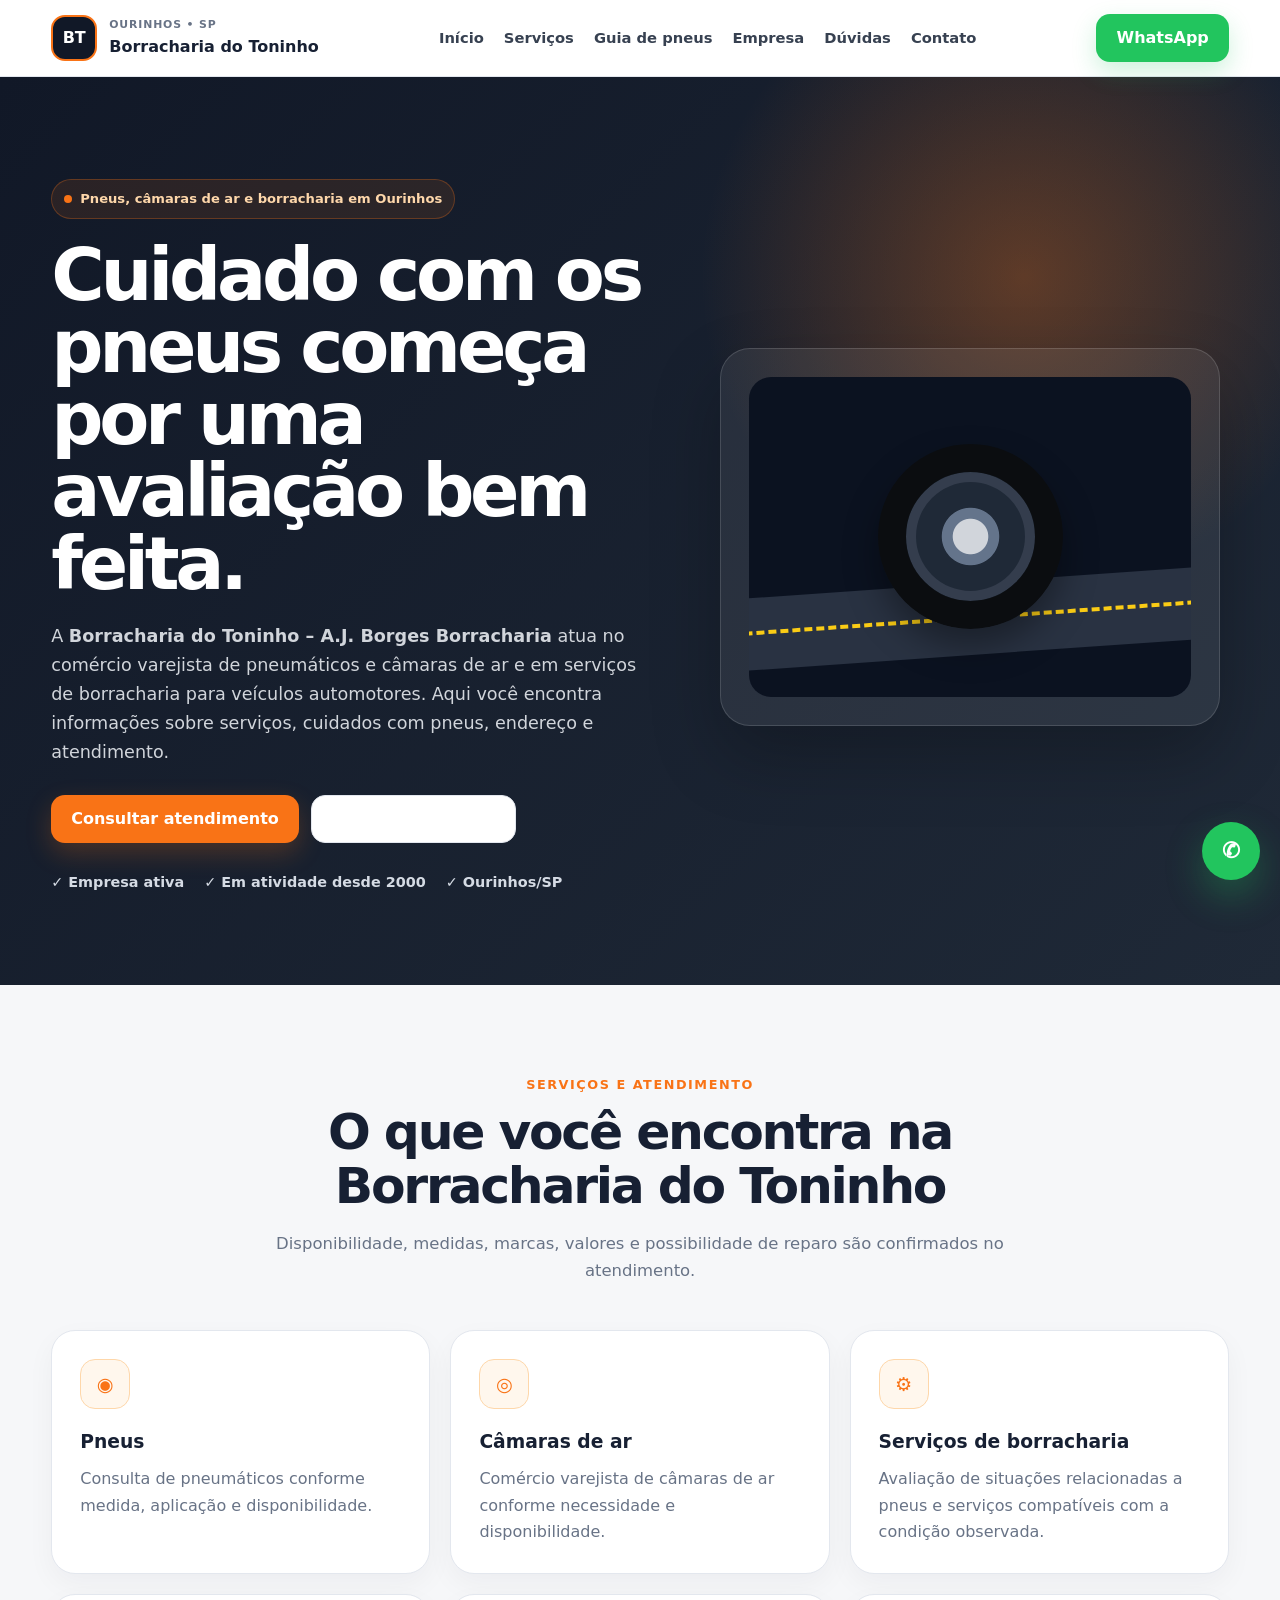
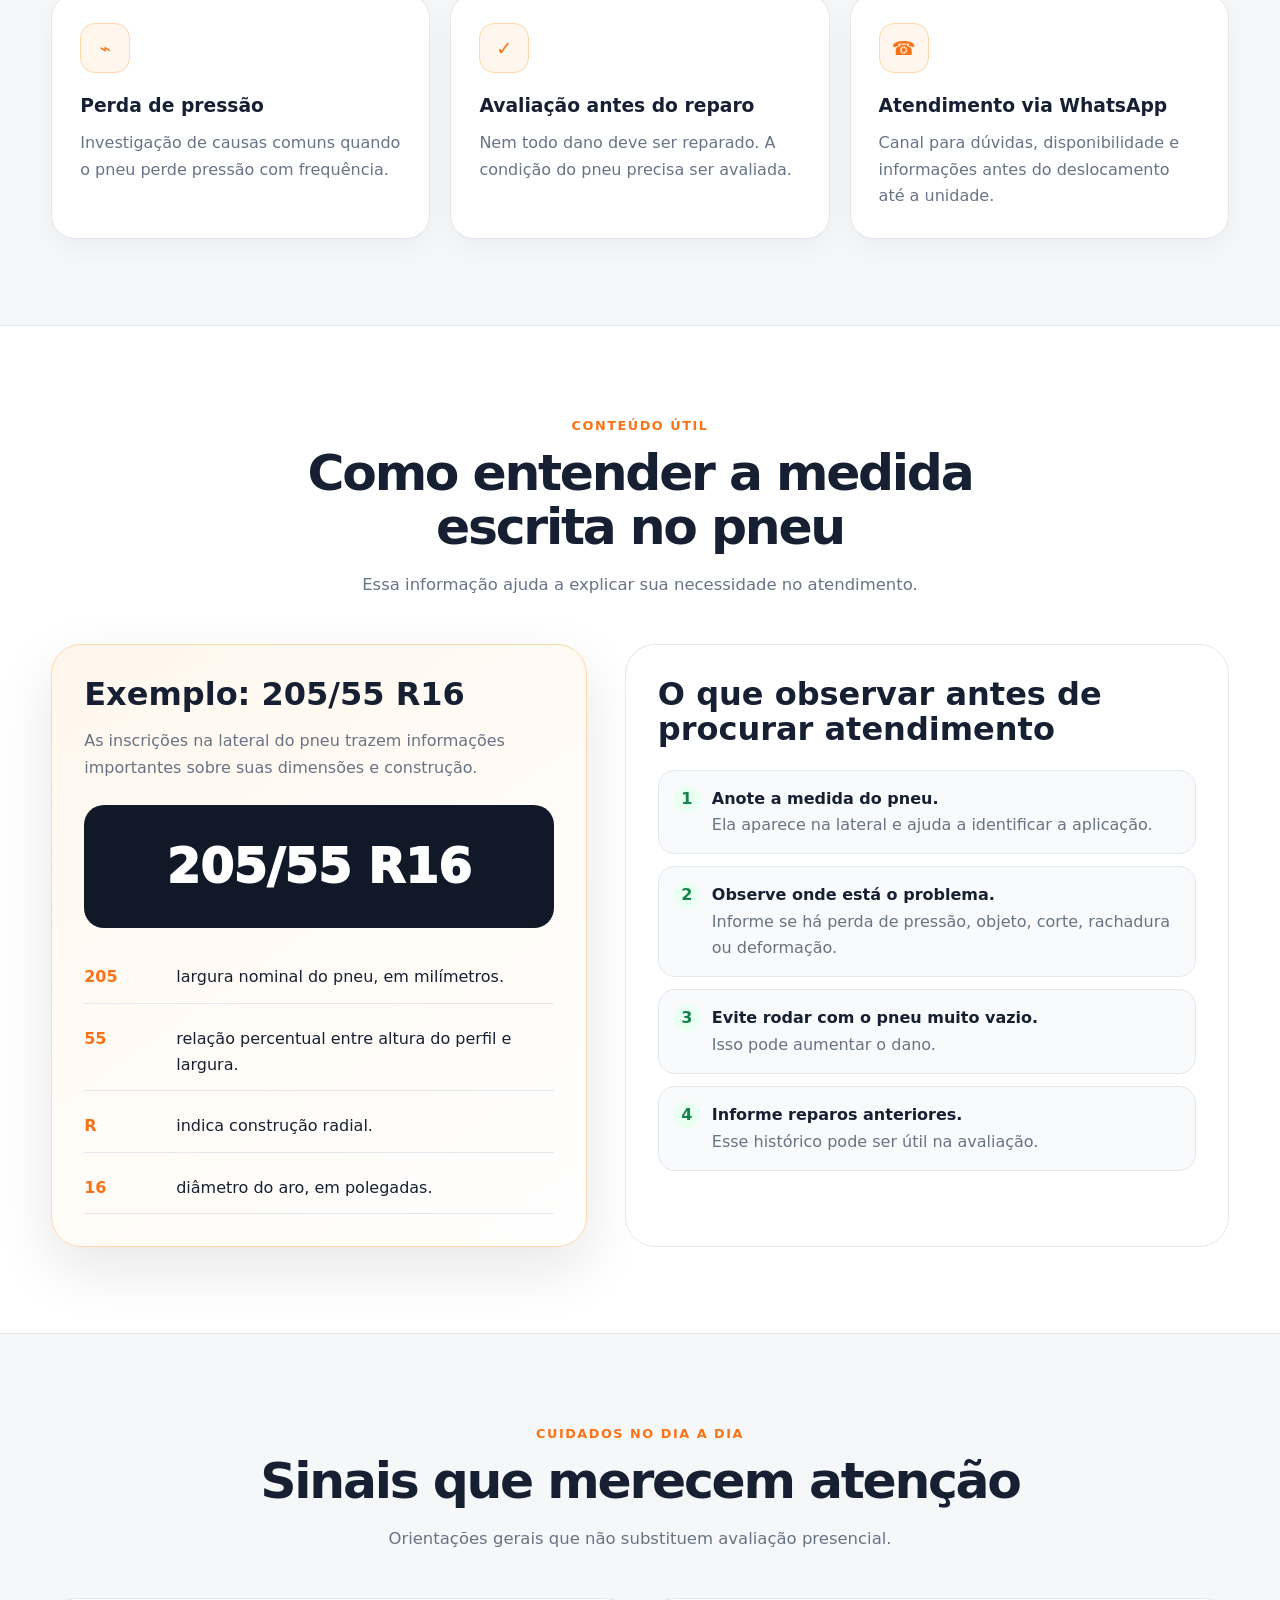
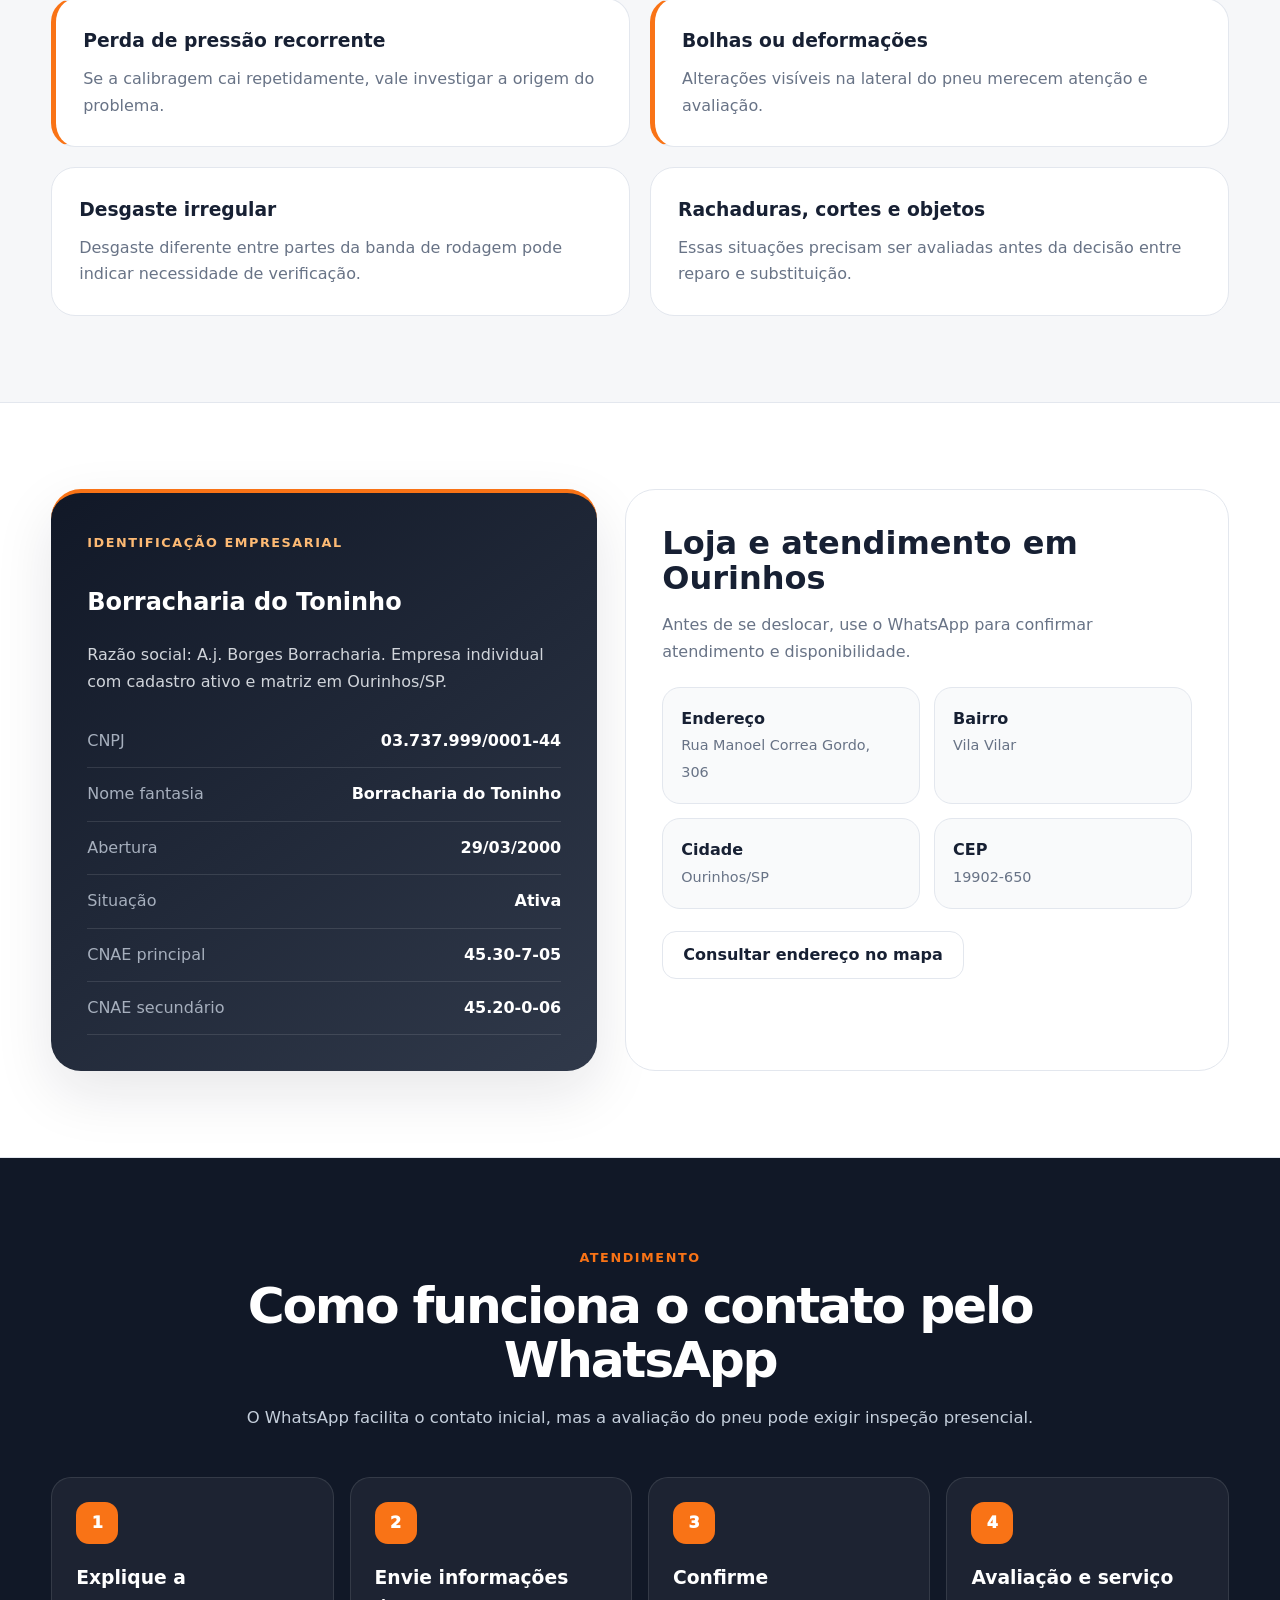
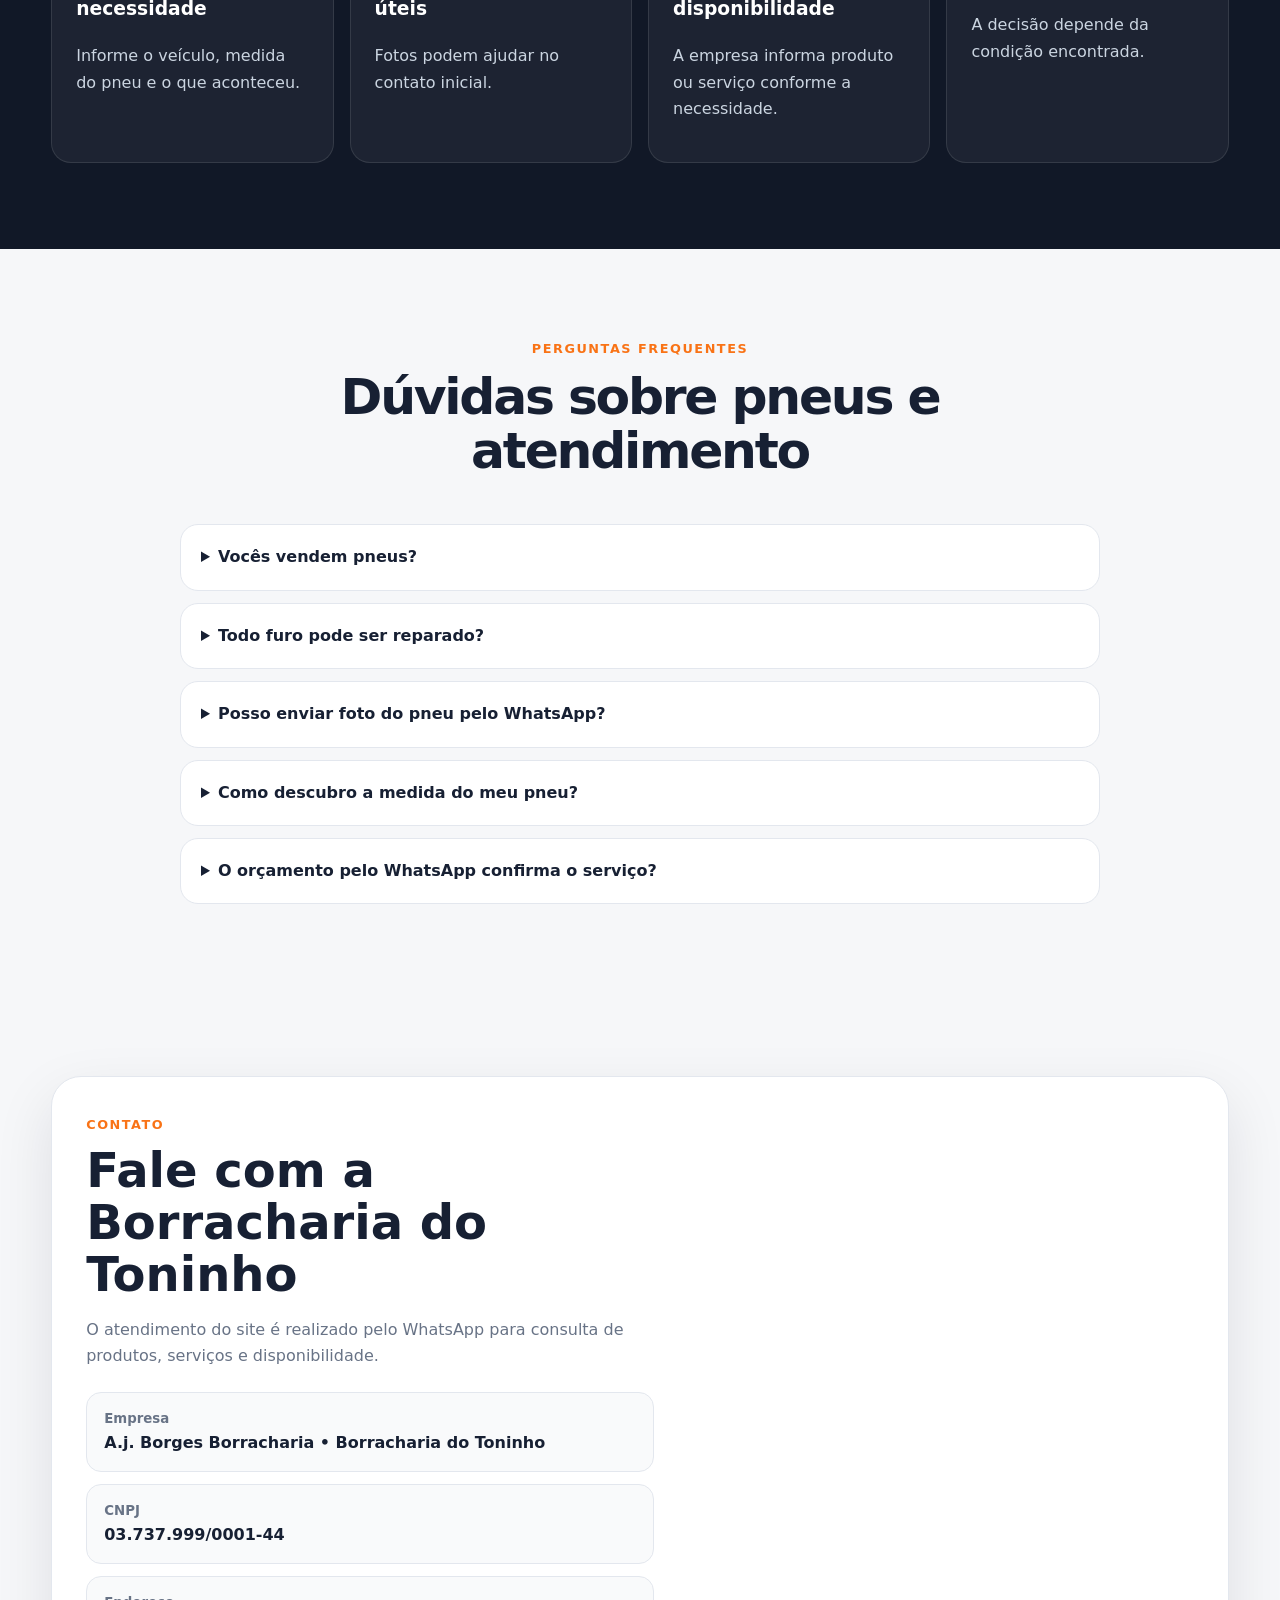
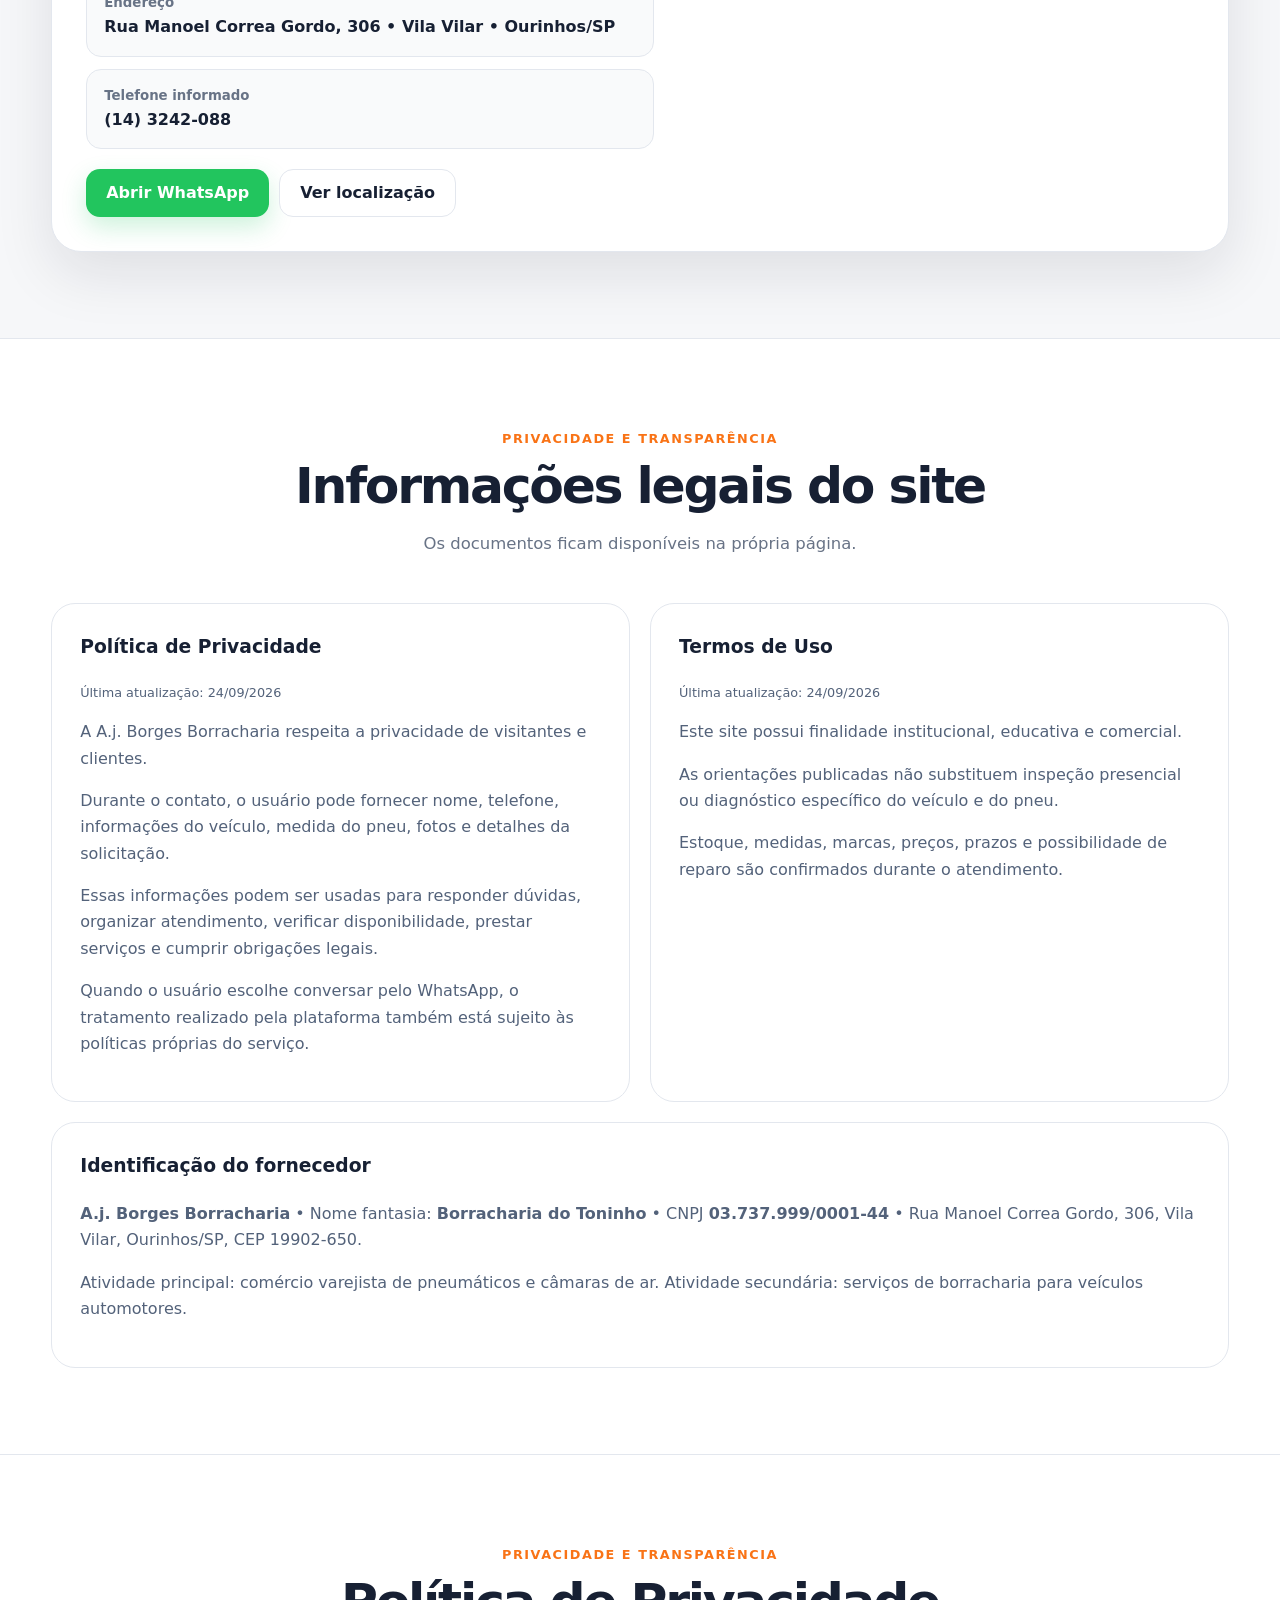
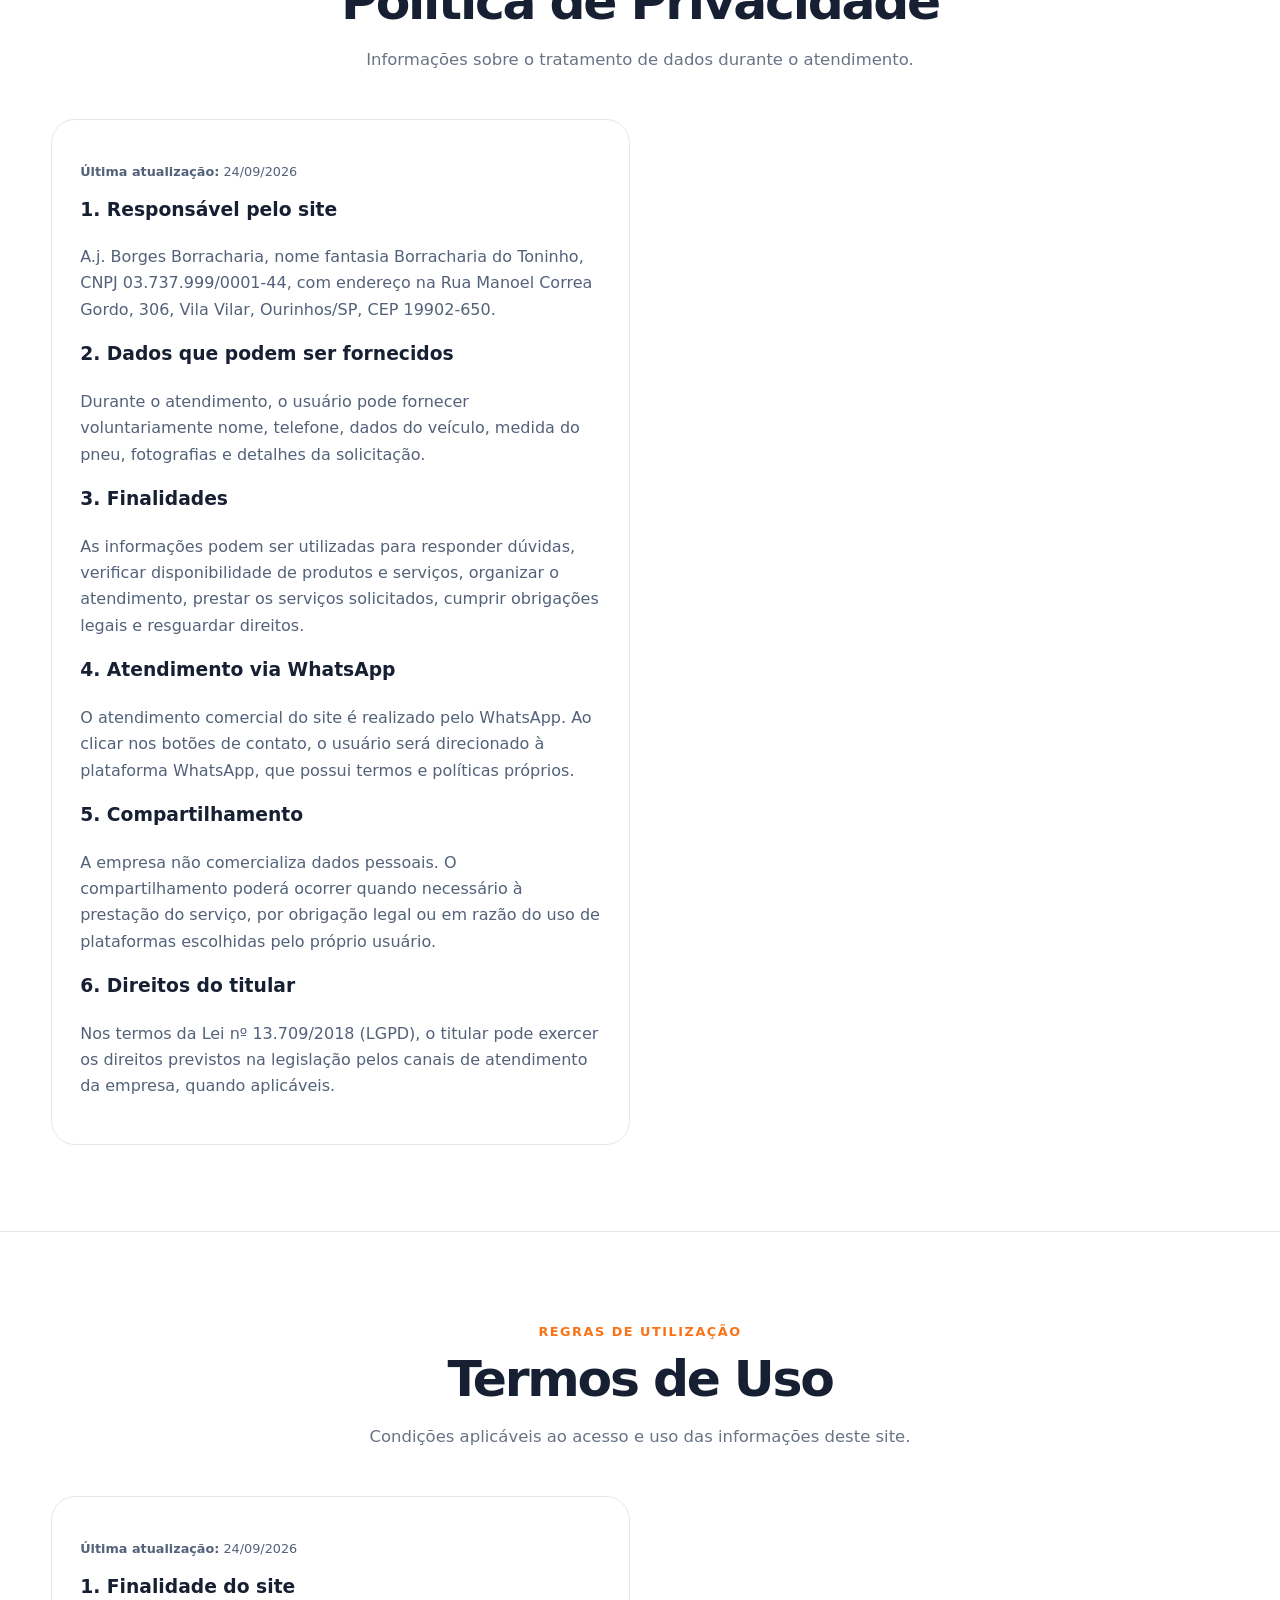
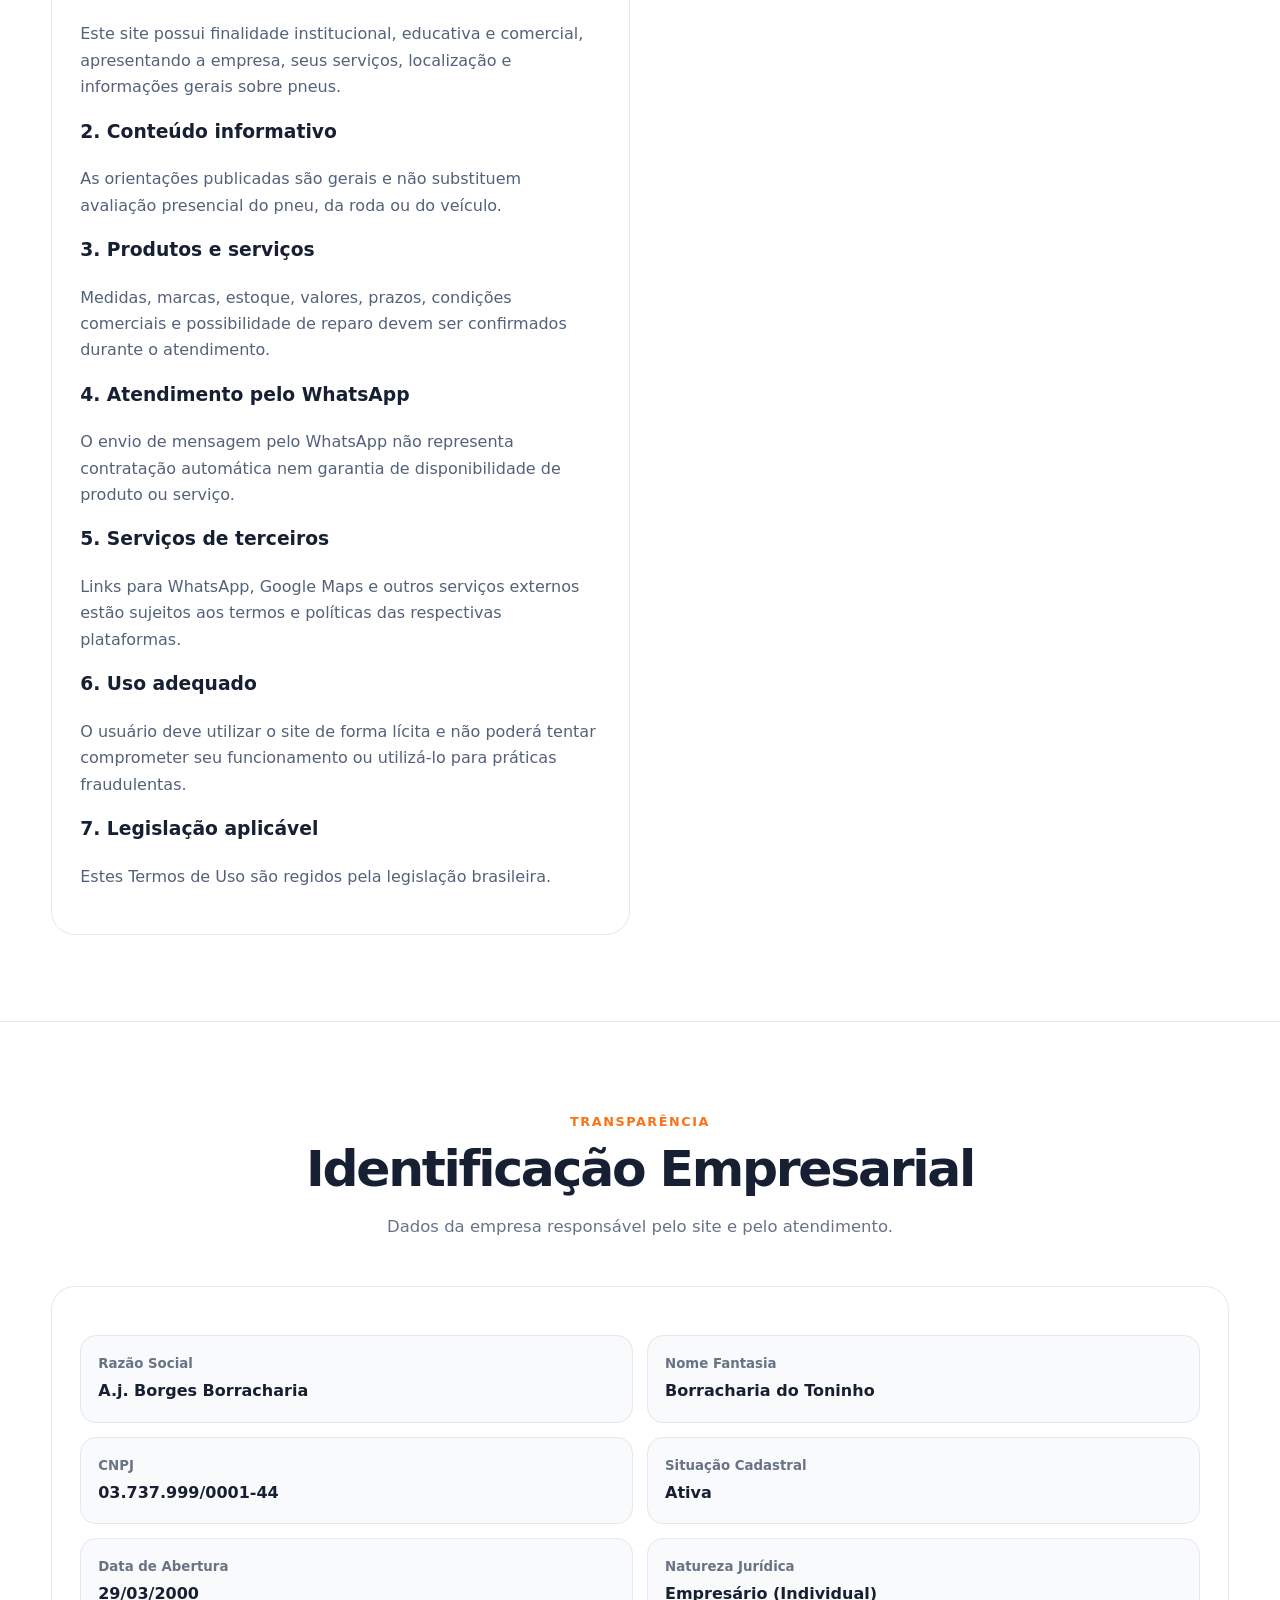
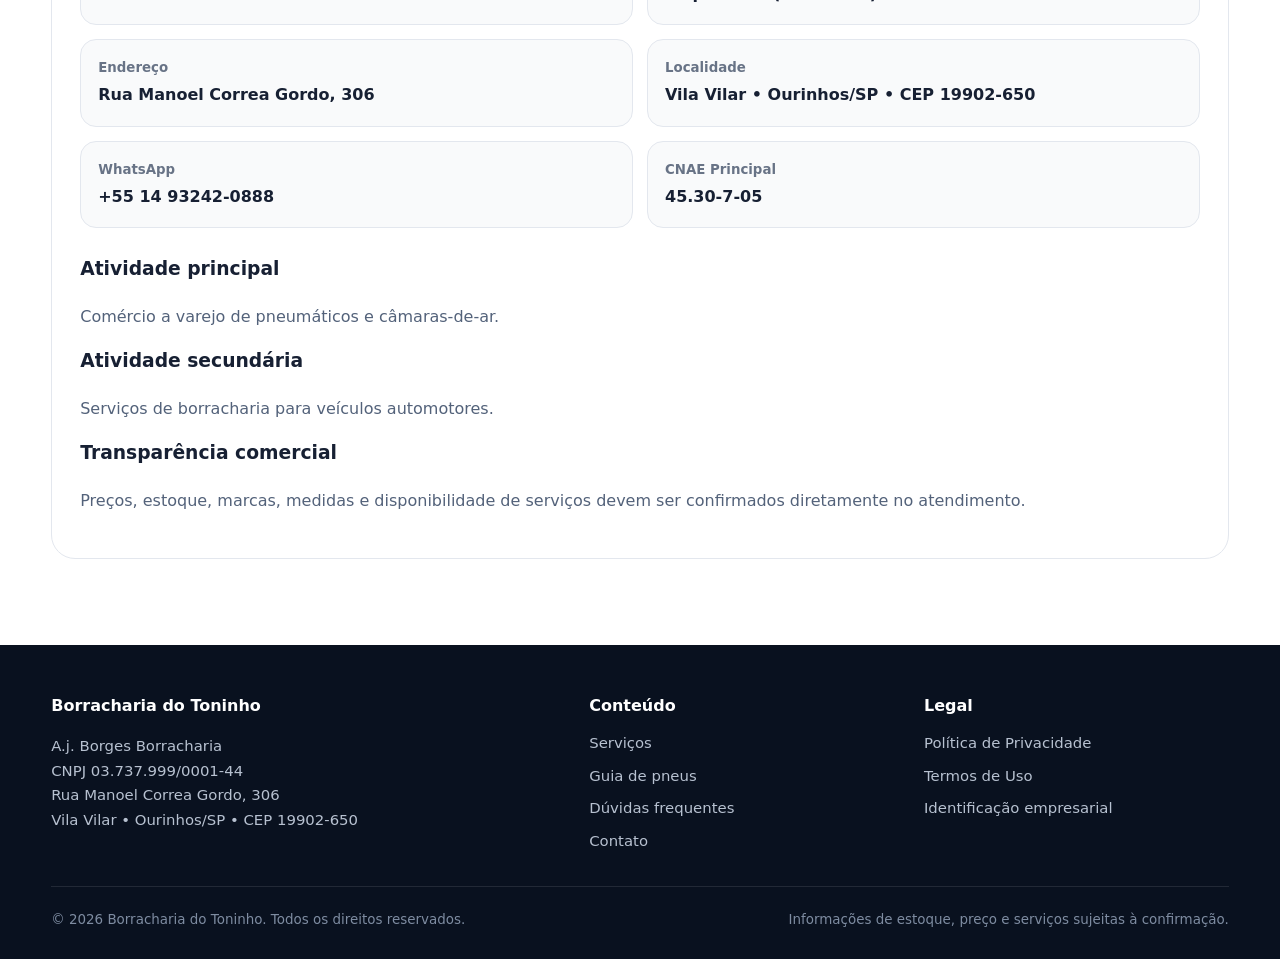
<file: index.html>
<!doctype html>
<html lang="pt-BR">
<head>
  <meta charset="utf-8">
  <meta name="viewport" content="width=device-width,initial-scale=1">
  <title>Borracharia do Toninho | Pneus e Borracharia em Ourinhos/SP</title>
  <meta name="description" content="Borracharia do Toninho - A.J. Borges Borracharia. Comércio de pneus e câmaras de ar e serviços de borracharia em Ourinhos/SP.">
  <meta name="robots" content="index,follow,max-image-preview:large">
  <meta name="theme-color" content="#111827">
  <style>
    :root{--dark:#111827;--dark2:#1f2937;--orange:#f97316;--green:#22c55e;--yellow:#facc15;--bg:#f6f7f9;--card:#fff;--text:#172033;--muted:#687386;--line:#e3e7ee;--shadow:0 22px 58px rgba(15,23,42,.10);--max:1180px}
    *{box-sizing:border-box}html{scroll-behavior:smooth}body{margin:0;background:var(--bg);color:var(--text);font-family:Inter,system-ui,-apple-system,"Segoe UI",sans-serif;line-height:1.65}a{text-decoration:none;color:inherit}.container{width:min(92%,var(--max));margin:auto}.section{padding:86px 0}
    header{position:sticky;top:0;z-index:50;background:rgba(255,255,255,.95);border-bottom:1px solid var(--line);backdrop-filter:blur(16px)}.nav{min-height:76px;display:flex;align-items:center;justify-content:space-between;gap:20px}.brand{display:flex;align-items:center;gap:12px;font-weight:900}.logo{width:46px;height:46px;border-radius:14px;display:grid;place-items:center;background:var(--dark);color:#fff;border:2px solid var(--orange)}.brand small{display:block;font-size:.68rem;color:var(--muted);text-transform:uppercase;letter-spacing:.08em}nav ul{display:flex;gap:20px;list-style:none;padding:0;margin:0}nav a{font-size:.92rem;font-weight:750;color:#374151}nav a:hover{color:var(--orange)}
    .btn{display:inline-flex;align-items:center;justify-content:center;min-height:48px;padding:0 20px;border-radius:14px;font-weight:850;transition:.2s;border:0}.btn:hover{transform:translateY(-1px)}.btn-orange{background:var(--orange);color:#fff;box-shadow:0 10px 26px rgba(249,115,22,.23)}.btn-outline{background:#fff;border:1px solid var(--line)}.btn-wa{background:var(--green);color:#fff;box-shadow:0 10px 25px rgba(34,197,94,.22)}
    .hero{position:relative;overflow:hidden;color:#fff;padding:102px 0 90px;background:radial-gradient(circle at 80% 22%,rgba(249,115,22,.31),transparent 26%),linear-gradient(135deg,var(--dark),var(--dark2))}.hero-grid{display:grid;grid-template-columns:1.08fr .92fr;gap:54px;align-items:center}.eyebrow{display:inline-flex;align-items:center;gap:8px;padding:8px 12px;border-radius:999px;background:rgba(249,115,22,.1);border:1px solid rgba(249,115,22,.28);color:#fed7aa;font-size:.82rem;font-weight:850;margin-bottom:20px}.eyebrow i{width:8px;height:8px;border-radius:50%;background:var(--orange)}h1{font-size:clamp(2.75rem,5.7vw,5.15rem);line-height:.99;letter-spacing:-.058em;margin:0 0 22px}.hero p{color:#d1d5db;font-size:1.1rem;max-width:720px}.hero-actions{display:flex;gap:12px;flex-wrap:wrap;margin-top:28px}.trust{display:flex;gap:20px;flex-wrap:wrap;margin-top:28px;color:#d5dbe4;font-size:.9rem;font-weight:720}
    .tire-card{width:min(100%,500px);margin:auto;padding:28px;border-radius:30px;background:rgba(255,255,255,.07);border:1px solid rgba(255,255,255,.14);box-shadow:0 30px 70px rgba(0,0,0,.24)}.scene{height:320px;border-radius:22px;background:#0b1220;display:grid;place-items:center;position:relative;overflow:hidden}.road{position:absolute;left:-12%;right:-12%;bottom:42px;height:72px;background:#293242;transform:rotate(-4deg)}.road:after{content:"";position:absolute;left:0;right:0;top:33px;border-top:4px dashed var(--yellow)}.tire{width:185px;height:185px;border-radius:50%;border:28px solid #0b0d10;z-index:2;background:radial-gradient(circle,#d1d5db 0 19%,#64748b 20% 31%,#1f2937 32% 100%);box-shadow:0 0 0 10px #343d4d inset,0 18px 34px rgba(0,0,0,.35)}
    .section-title{max-width:790px;margin:0 auto 46px;text-align:center}.label{display:inline-block;color:var(--orange);font-size:.8rem;font-weight:900;letter-spacing:.12em;text-transform:uppercase;margin-bottom:10px}.section-title h2{margin:0;font-size:clamp(2rem,4vw,3.15rem);line-height:1.08;letter-spacing:-.045em}.section-title p{color:var(--muted);font-size:1.03rem}
    .cards{display:grid;grid-template-columns:repeat(3,1fr);gap:20px}.card{background:#fff;border:1px solid var(--line);border-radius:24px;padding:28px;box-shadow:0 10px 28px rgba(15,23,42,.045)}.icon{width:50px;height:50px;border-radius:15px;display:grid;place-items:center;background:#fff7ed;border:1px solid #fed7aa;color:var(--orange);font-size:1.2rem;margin-bottom:18px}.card h3{margin:0 0 8px}.card p{margin:0;color:var(--muted)}
    .guide{background:#fff;border-block:1px solid var(--line)}.guide-grid{display:grid;grid-template-columns:.94fr 1.06fr;gap:38px}.guide-panel,.guide-copy{background:#fff;border:1px solid var(--line);border-radius:30px;padding:32px}.guide-panel{background:linear-gradient(145deg,#fff7ed,#fff);border-color:#fed7aa;box-shadow:var(--shadow)}.guide-panel h3,.guide-copy h3{font-size:2rem;line-height:1.1;margin:0 0 14px}.guide-panel p,.guide-copy p{color:var(--muted)}.tire-code{margin:24px 0;padding:22px;border-radius:20px;background:var(--dark);color:#fff;font-size:clamp(1.8rem,5vw,3rem);font-weight:950;text-align:center}.code-list{display:grid;gap:10px}.code-row{display:grid;grid-template-columns:80px 1fr;gap:12px;padding:12px 0;border-bottom:1px solid var(--line)}.code-row strong{color:var(--orange)}.checklist{display:grid;gap:12px;margin-top:22px}.check{display:flex;gap:12px;padding:15px;border-radius:17px;background:#f9fafb;border:1px solid var(--line)}.check b{width:26px;height:26px;flex:0 0 26px;border-radius:50%;display:grid;place-items:center;background:#e9fff2;color:#16834b}.check span{color:var(--muted)}
    .safety-grid{display:grid;grid-template-columns:repeat(2,1fr);gap:20px}.safety{background:#fff;border:1px solid var(--line);border-radius:24px;padding:27px}.safety.alert{border-left:5px solid var(--orange)}.safety h3{margin:0 0 9px}.safety p{color:var(--muted);margin:0}
    .company-section{background:#fff;border-block:1px solid var(--line)}.company-grid{display:grid;grid-template-columns:.95fr 1.05fr;gap:28px}.company{color:#fff;background:linear-gradient(145deg,var(--dark),#30394a);border-radius:30px;padding:36px;box-shadow:var(--shadow);border-top:4px solid var(--orange)}.company p{color:#d1d5db}.data{display:grid;margin-top:20px}.data-row{display:flex;justify-content:space-between;gap:20px;padding:13px 0;border-bottom:1px solid rgba(255,255,255,.11)}.data-row span{color:#a6afbd}.data-row strong{text-align:right}.local{background:#fff;border:1px solid var(--line);border-radius:30px;padding:36px}.local h3{font-size:2rem;line-height:1.1;margin:0 0 13px}.local p{color:var(--muted)}.local-grid{display:grid;grid-template-columns:1fr 1fr;gap:14px;margin-top:22px}.local-item{padding:18px;background:#f9fafb;border:1px solid var(--line);border-radius:18px}.local-item strong{display:block}.local-item span{font-size:.9rem;color:var(--muted)}
    .process{background:var(--dark);color:#fff}.process .section-title p{color:#c4cedb}.steps{display:grid;grid-template-columns:repeat(4,1fr);gap:16px}.step{padding:24px;border:1px solid rgba(255,255,255,.1);background:rgba(255,255,255,.05);border-radius:20px}.num{width:42px;height:42px;border-radius:13px;display:grid;place-items:center;background:var(--orange);font-weight:950;margin-bottom:15px}.step p{color:#cbd5e1}
    .faq{display:grid;gap:12px;max-width:920px;margin:auto}details{background:#fff;border:1px solid var(--line);border-radius:18px;padding:0 20px}summary{cursor:pointer;font-weight:850;padding:19px 0}details p{color:var(--muted);margin-top:0;padding-bottom:18px}
    .contact-box{display:grid;grid-template-columns:1fr .9fr;gap:28px;background:#fff;border:1px solid var(--line);border-radius:30px;padding:34px;box-shadow:var(--shadow)}.contact-copy h2{font-size:clamp(2rem,4vw,3rem);line-height:1.08;margin:0 0 14px}.contact-copy p{color:var(--muted)}.contact-lines{display:grid;gap:12px;margin-top:22px}.contact-line{padding:15px 17px;border-radius:15px;background:#f9fafb;border:1px solid var(--line)}.contact-line small{display:block;color:var(--muted);font-weight:720}.contact-actions{display:flex;gap:10px;flex-wrap:wrap;margin-top:20px}
    .legal{background:#fff;border-top:1px solid var(--line)}.legal-grid{display:grid;grid-template-columns:repeat(2,1fr);gap:20px}.legal-doc{border:1px solid var(--line);border-radius:24px;padding:28px}.legal-doc.wide{grid-column:1/-1}.legal-doc h3{margin-top:0}.legal-doc p{color:#53627a}.updated{font-size:.8rem;color:#8390a3}
    footer{background:#09111f;color:#fff;padding:48px 0 28px}.footer-grid{display:grid;grid-template-columns:1.25fr .75fr .75fr;gap:30px}footer p,footer a{color:#b7c1d0;font-size:.93rem}.footer-title{font-weight:900;margin-bottom:12px}.footer-links{display:grid;gap:8px}.copy{display:flex;justify-content:space-between;gap:20px;flex-wrap:wrap;border-top:1px solid rgba(255,255,255,.1);margin-top:32px;padding-top:22px;color:#7e8ca1;font-size:.84rem}.floating-wa{position:fixed;right:20px;bottom:20px;z-index:80;width:58px;height:58px;border-radius:50%;background:var(--green);color:#fff;display:grid;place-items:center;box-shadow:0 16px 38px rgba(34,197,94,.32);font-size:1.35rem;font-weight:950}
    @media(max-width:980px){.hero-grid,.guide-grid,.company-grid,.contact-box,.footer-grid{grid-template-columns:1fr}.cards{grid-template-columns:1fr 1fr}.steps{grid-template-columns:1fr 1fr}nav{display:none}.nav>.btn-wa{display:none}}
    @media(max-width:640px){.section{padding:67px 0}.hero{padding:74px 0 62px}h1{font-size:2.62rem}.cards,.steps,.safety-grid,.legal-grid,.local-grid{grid-template-columns:1fr}.legal-doc.wide{grid-column:auto}.data-row{flex-direction:column;gap:3px}.data-row strong{text-align:left}.scene{height:285px}.tire{width:160px;height:160px;border-width:24px}.code-row{grid-template-columns:64px 1fr}}
  
.company-id-grid{
  display:grid;
  grid-template-columns:repeat(2,1fr);
  gap:14px;
  margin:20px 0 26px;
}
.company-id-item{
  padding:17px;
  border-radius:16px;
  background:#f9fafb;
  border:1px solid var(--line);
}
.company-id-item small{
  display:block;
  color:var(--muted);
  font-weight:700;
  margin-bottom:3px;
}
@media(max-width:640px){
  .company-id-grid{grid-template-columns:1fr}
}

</style>
</head>
<body>

<header>
  <div class="container nav">
    <a class="brand" href="#inicio">
      <span class="logo">BT</span>
      <span><small>Ourinhos • SP</small><strong>Borracharia do Toninho</strong></span>
    </a>
    <nav>
      <ul>
        <li><a href="#inicio">Início</a></li>
        <li><a href="#servicos">Serviços</a></li>
        <li><a href="#guia">Guia de pneus</a></li>
        <li><a href="#empresa">Empresa</a></li>
        <li><a href="#duvidas">Dúvidas</a></li>
        <li><a href="#contato">Contato</a></li>
      </ul>
    </nav>
    <a class="btn btn-wa wa-link" href="#contato">WhatsApp</a>
  </div>
</header>

<main>
<section class="hero" id="inicio">
  <div class="container hero-grid">
    <div>
      <div class="eyebrow"><i></i> Pneus, câmaras de ar e borracharia em Ourinhos</div>
      <h1>Cuidado com os pneus começa por uma avaliação bem feita.</h1>
      <p>A <strong>Borracharia do Toninho – A.J. Borges Borracharia</strong> atua no comércio varejista de pneumáticos e câmaras de ar e em serviços de borracharia para veículos automotores. Aqui você encontra informações sobre serviços, cuidados com pneus, endereço e atendimento.</p>
      <div class="hero-actions">
        <a class="btn btn-orange wa-link" href="#contato">Consultar atendimento</a>
        <a class="btn btn-outline" href="#guia">Ver guia de pneus</a>
      </div>
      <div class="trust"><span>✓ Empresa ativa</span><span>✓ Em atividade desde 2000</span><span>✓ Ourinhos/SP</span></div>
    </div>
    <div class="tire-card"><div class="scene"><div class="tire"></div><div class="road"></div></div></div>
  </div>
</section>

<section class="section" id="servicos">
  <div class="container">
    <div class="section-title"><span class="label">Serviços e atendimento</span><h2>O que você encontra na Borracharia do Toninho</h2><p>Disponibilidade, medidas, marcas, valores e possibilidade de reparo são confirmados no atendimento.</p></div>
    <div class="cards">
      <article class="card"><div class="icon">◉</div><h3>Pneus</h3><p>Consulta de pneumáticos conforme medida, aplicação e disponibilidade.</p></article>
      <article class="card"><div class="icon">◎</div><h3>Câmaras de ar</h3><p>Comércio varejista de câmaras de ar conforme necessidade e disponibilidade.</p></article>
      <article class="card"><div class="icon">⚙</div><h3>Serviços de borracharia</h3><p>Avaliação de situações relacionadas a pneus e serviços compatíveis com a condição observada.</p></article>
      <article class="card"><div class="icon">⌁</div><h3>Perda de pressão</h3><p>Investigação de causas comuns quando o pneu perde pressão com frequência.</p></article>
      <article class="card"><div class="icon">✓</div><h3>Avaliação antes do reparo</h3><p>Nem todo dano deve ser reparado. A condição do pneu precisa ser avaliada.</p></article>
      <article class="card"><div class="icon">☎</div><h3>Atendimento via WhatsApp</h3><p>Canal para dúvidas, disponibilidade e informações antes do deslocamento até a unidade.</p></article>
    </div>
  </div>
</section>

<section class="section guide" id="guia">
  <div class="container">
    <div class="section-title"><span class="label">Conteúdo útil</span><h2>Como entender a medida escrita no pneu</h2><p>Essa informação ajuda a explicar sua necessidade no atendimento.</p></div>
    <div class="guide-grid">
      <div class="guide-panel">
        <h3>Exemplo: 205/55 R16</h3>
        <p>As inscrições na lateral do pneu trazem informações importantes sobre suas dimensões e construção.</p>
        <div class="tire-code">205/55 R16</div>
        <div class="code-list">
          <div class="code-row"><strong>205</strong><span>largura nominal do pneu, em milímetros.</span></div>
          <div class="code-row"><strong>55</strong><span>relação percentual entre altura do perfil e largura.</span></div>
          <div class="code-row"><strong>R</strong><span>indica construção radial.</span></div>
          <div class="code-row"><strong>16</strong><span>diâmetro do aro, em polegadas.</span></div>
        </div>
      </div>
      <div class="guide-copy">
        <h3>O que observar antes de procurar atendimento</h3>
        <div class="checklist">
          <div class="check"><b>1</b><div><strong>Anote a medida do pneu.</strong><br><span>Ela aparece na lateral e ajuda a identificar a aplicação.</span></div></div>
          <div class="check"><b>2</b><div><strong>Observe onde está o problema.</strong><br><span>Informe se há perda de pressão, objeto, corte, rachadura ou deformação.</span></div></div>
          <div class="check"><b>3</b><div><strong>Evite rodar com o pneu muito vazio.</strong><br><span>Isso pode aumentar o dano.</span></div></div>
          <div class="check"><b>4</b><div><strong>Informe reparos anteriores.</strong><br><span>Esse histórico pode ser útil na avaliação.</span></div></div>
        </div>
      </div>
    </div>
  </div>
</section>

<section class="section">
  <div class="container">
    <div class="section-title"><span class="label">Cuidados no dia a dia</span><h2>Sinais que merecem atenção</h2><p>Orientações gerais que não substituem avaliação presencial.</p></div>
    <div class="safety-grid">
      <article class="safety alert"><h3>Perda de pressão recorrente</h3><p>Se a calibragem cai repetidamente, vale investigar a origem do problema.</p></article>
      <article class="safety alert"><h3>Bolhas ou deformações</h3><p>Alterações visíveis na lateral do pneu merecem atenção e avaliação.</p></article>
      <article class="safety"><h3>Desgaste irregular</h3><p>Desgaste diferente entre partes da banda de rodagem pode indicar necessidade de verificação.</p></article>
      <article class="safety"><h3>Rachaduras, cortes e objetos</h3><p>Essas situações precisam ser avaliadas antes da decisão entre reparo e substituição.</p></article>
    </div>
  </div>
</section>

<section class="section company-section" id="empresa">
  <div class="container company-grid">
    <div class="company">
      <span class="label" style="color:#fdba74">Identificação empresarial</span>
      <h2>Borracharia do Toninho</h2>
      <p>Razão social: A.j. Borges Borracharia. Empresa individual com cadastro ativo e matriz em Ourinhos/SP.</p>
      <div class="data">
        <div class="data-row"><span>CNPJ</span><strong>03.737.999/0001-44</strong></div>
        <div class="data-row"><span>Nome fantasia</span><strong>Borracharia do Toninho</strong></div>
        <div class="data-row"><span>Abertura</span><strong>29/03/2000</strong></div>
        <div class="data-row"><span>Situação</span><strong>Ativa</strong></div>
        <div class="data-row"><span>CNAE principal</span><strong>45.30-7-05</strong></div>
        <div class="data-row"><span>CNAE secundário</span><strong>45.20-0-06</strong></div>
      </div>
    </div>

    <div class="local">
      <h3>Loja e atendimento em Ourinhos</h3>
      <p>Antes de se deslocar, use o WhatsApp para confirmar atendimento e disponibilidade.</p>
      <div class="local-grid">
        <div class="local-item"><strong>Endereço</strong><span>Rua Manoel Correa Gordo, 306</span></div>
        <div class="local-item"><strong>Bairro</strong><span>Vila Vilar</span></div>
        <div class="local-item"><strong>Cidade</strong><span>Ourinhos/SP</span></div>
        <div class="local-item"><strong>CEP</strong><span>19902-650</span></div>
      </div>
      <div style="margin-top:22px"><a class="btn btn-outline" target="_blank" rel="noopener" href="https://www.google.com/maps/search/?api=1&query=Rua+Manoel+Correa+Gordo+306+Vila+Vilar+Ourinhos+SP+19902-650">Consultar endereço no mapa</a></div>
    </div>
  </div>
</section>

<section class="section process">
  <div class="container">
    <div class="section-title"><span class="label">Atendimento</span><h2>Como funciona o contato pelo WhatsApp</h2><p>O WhatsApp facilita o contato inicial, mas a avaliação do pneu pode exigir inspeção presencial.</p></div>
    <div class="steps">
      <div class="step"><div class="num">1</div><h3>Explique a necessidade</h3><p>Informe o veículo, medida do pneu e o que aconteceu.</p></div>
      <div class="step"><div class="num">2</div><h3>Envie informações úteis</h3><p>Fotos podem ajudar no contato inicial.</p></div>
      <div class="step"><div class="num">3</div><h3>Confirme disponibilidade</h3><p>A empresa informa produto ou serviço conforme a necessidade.</p></div>
      <div class="step"><div class="num">4</div><h3>Avaliação e serviço</h3><p>A decisão depende da condição encontrada.</p></div>
    </div>
  </div>
</section>

<section class="section" id="duvidas">
  <div class="container">
    <div class="section-title"><span class="label">Perguntas frequentes</span><h2>Dúvidas sobre pneus e atendimento</h2></div>
    <div class="faq">
      <details><summary>Vocês vendem pneus?</summary><p>O cadastro principal da empresa é comércio varejista de pneumáticos e câmaras de ar. Medidas, marcas, estoque e valores devem ser confirmados no atendimento.</p></details>
      <details><summary>Todo furo pode ser reparado?</summary><p>Não. A possibilidade de reparo depende da região afetada, extensão do dano e condição do pneu.</p></details>
      <details><summary>Posso enviar foto do pneu pelo WhatsApp?</summary><p>Sim. Fotos podem ajudar no contato inicial, mas não substituem necessariamente uma avaliação presencial.</p></details>
      <details><summary>Como descubro a medida do meu pneu?</summary><p>Ela costuma estar escrita na lateral em formato semelhante a 205/55 R16.</p></details>
      <details><summary>O orçamento pelo WhatsApp confirma o serviço?</summary><p>Não necessariamente. Valores e possibilidade de execução podem depender da avaliação real do pneu.</p></details>
    </div>
  </div>
</section>

<section class="section" id="contato">
  <div class="container">
    <div class="contact-box">
      <div class="contact-copy">
        <span class="label">Contato</span>
        <h2>Fale com a Borracharia do Toninho</h2>
        <p>O atendimento do site é realizado pelo WhatsApp para consulta de produtos, serviços e disponibilidade.</p>
        <div class="contact-lines">
          <div class="contact-line"><small>Empresa</small><strong>A.j. Borges Borracharia • Borracharia do Toninho</strong></div>
          <div class="contact-line"><small>CNPJ</small><strong>03.737.999/0001-44</strong></div>
          <div class="contact-line"><small>Endereço</small><strong>Rua Manoel Correa Gordo, 306 • Vila Vilar • Ourinhos/SP</strong></div>
          <div class="contact-line"><small>Telefone informado</small><strong>(14) 3242-088</strong></div>
        </div>
        <div class="contact-actions">
          <a class="btn btn-wa wa-link" href="#contato">Abrir WhatsApp</a>
          <a class="btn btn-outline" target="_blank" rel="noopener" href="https://www.google.com/maps/search/?api=1&query=Rua+Manoel+Correa+Gordo+306+Vila+Vilar+Ourinhos+SP+19902-650">Ver localização</a>
        </div>
      </div>

    </div>
  </div>
</section>

<section class="section legal" id="privacidade">
  <div class="container">
    <div class="section-title"><span class="label">Privacidade e transparência</span><h2>Informações legais do site</h2><p>Os documentos ficam disponíveis na própria página.</p></div>
    <div class="legal-grid">
      <article class="legal-doc" id="politica-de-privacidade">
        <h3>Política de Privacidade</h3><p class="updated">Última atualização: 24/09/2026</p>
        <p>A A.j. Borges Borracharia respeita a privacidade de visitantes e clientes.</p>
        <p>Durante o contato, o usuário pode fornecer nome, telefone, informações do veículo, medida do pneu, fotos e detalhes da solicitação.</p>
        <p>Essas informações podem ser usadas para responder dúvidas, organizar atendimento, verificar disponibilidade, prestar serviços e cumprir obrigações legais.</p>
        <p>Quando o usuário escolhe conversar pelo WhatsApp, o tratamento realizado pela plataforma também está sujeito às políticas próprias do serviço.</p>
      </article>
      <article class="legal-doc" id="termos-de-uso">
        <h3>Termos de Uso</h3><p class="updated">Última atualização: 24/09/2026</p>
        <p>Este site possui finalidade institucional, educativa e comercial.</p>
        <p>As orientações publicadas não substituem inspeção presencial ou diagnóstico específico do veículo e do pneu.</p>
        <p>Estoque, medidas, marcas, preços, prazos e possibilidade de reparo são confirmados durante o atendimento.</p>
      </article>
      <article class="legal-doc wide" id="identificacao">
        <h3>Identificação do fornecedor</h3>
        <p><strong>A.j. Borges Borracharia</strong> • Nome fantasia: <strong>Borracharia do Toninho</strong> • CNPJ <strong>03.737.999/0001-44</strong> • Rua Manoel Correa Gordo, 306, Vila Vilar, Ourinhos/SP, CEP 19902-650.</p>
        <p>Atividade principal: comércio varejista de pneumáticos e câmaras de ar. Atividade secundária: serviços de borracharia para veículos automotores.</p>
      </article>
    </div>
  </div>
</section>

<section class="section legal" id="politica-de-privacidade">
  <div class="container">
    <div class="section-title">
      <span class="label">Privacidade e transparência</span>
      <h2>Política de Privacidade</h2>
      <p>Informações sobre o tratamento de dados durante o atendimento.</p>
    </div>

    <div class="legal-grid">
      <article class="legal-doc">
        <p class="updated"><strong>Última atualização:</strong> 24/09/2026</p>

        <h3>1. Responsável pelo site</h3>
        <p>A.j. Borges Borracharia, nome fantasia Borracharia do Toninho, CNPJ 03.737.999/0001-44, com endereço na Rua Manoel Correa Gordo, 306, Vila Vilar, Ourinhos/SP, CEP 19902-650.</p>

        <h3>2. Dados que podem ser fornecidos</h3>
        <p>Durante o atendimento, o usuário pode fornecer voluntariamente nome, telefone, dados do veículo, medida do pneu, fotografias e detalhes da solicitação.</p>

        <h3>3. Finalidades</h3>
        <p>As informações podem ser utilizadas para responder dúvidas, verificar disponibilidade de produtos e serviços, organizar o atendimento, prestar os serviços solicitados, cumprir obrigações legais e resguardar direitos.</p>

        <h3>4. Atendimento via WhatsApp</h3>
        <p>O atendimento comercial do site é realizado pelo WhatsApp. Ao clicar nos botões de contato, o usuário será direcionado à plataforma WhatsApp, que possui termos e políticas próprios.</p>

        <h3>5. Compartilhamento</h3>
        <p>A empresa não comercializa dados pessoais. O compartilhamento poderá ocorrer quando necessário à prestação do serviço, por obrigação legal ou em razão do uso de plataformas escolhidas pelo próprio usuário.</p>

        <h3>6. Direitos do titular</h3>
        <p>Nos termos da Lei nº 13.709/2018 (LGPD), o titular pode exercer os direitos previstos na legislação pelos canais de atendimento da empresa, quando aplicáveis.</p>
      </article>
    </div>
  </div>
</section>

<section class="section legal" id="termos-de-uso">
  <div class="container">
    <div class="section-title">
      <span class="label">Regras de utilização</span>
      <h2>Termos de Uso</h2>
      <p>Condições aplicáveis ao acesso e uso das informações deste site.</p>
    </div>

    <div class="legal-grid">
      <article class="legal-doc">
        <p class="updated"><strong>Última atualização:</strong> 24/09/2026</p>

        <h3>1. Finalidade do site</h3>
        <p>Este site possui finalidade institucional, educativa e comercial, apresentando a empresa, seus serviços, localização e informações gerais sobre pneus.</p>

        <h3>2. Conteúdo informativo</h3>
        <p>As orientações publicadas são gerais e não substituem avaliação presencial do pneu, da roda ou do veículo.</p>

        <h3>3. Produtos e serviços</h3>
        <p>Medidas, marcas, estoque, valores, prazos, condições comerciais e possibilidade de reparo devem ser confirmados durante o atendimento.</p>

        <h3>4. Atendimento pelo WhatsApp</h3>
        <p>O envio de mensagem pelo WhatsApp não representa contratação automática nem garantia de disponibilidade de produto ou serviço.</p>

        <h3>5. Serviços de terceiros</h3>
        <p>Links para WhatsApp, Google Maps e outros serviços externos estão sujeitos aos termos e políticas das respectivas plataformas.</p>

        <h3>6. Uso adequado</h3>
        <p>O usuário deve utilizar o site de forma lícita e não poderá tentar comprometer seu funcionamento ou utilizá-lo para práticas fraudulentas.</p>

        <h3>7. Legislação aplicável</h3>
        <p>Estes Termos de Uso são regidos pela legislação brasileira.</p>
      </article>
    </div>
  </div>
</section>

<section class="section legal" id="identificacao-empresarial">
  <div class="container">
    <div class="section-title">
      <span class="label">Transparência</span>
      <h2>Identificação Empresarial</h2>
      <p>Dados da empresa responsável pelo site e pelo atendimento.</p>
    </div>

    <div class="legal-grid">
      <article class="legal-doc wide">
        <div class="company-id-grid">
          <div class="company-id-item"><small>Razão Social</small><strong>A.j. Borges Borracharia</strong></div>
          <div class="company-id-item"><small>Nome Fantasia</small><strong>Borracharia do Toninho</strong></div>
          <div class="company-id-item"><small>CNPJ</small><strong>03.737.999/0001-44</strong></div>
          <div class="company-id-item"><small>Situação Cadastral</small><strong>Ativa</strong></div>
          <div class="company-id-item"><small>Data de Abertura</small><strong>29/03/2000</strong></div>
          <div class="company-id-item"><small>Natureza Jurídica</small><strong>Empresário (Individual)</strong></div>
          <div class="company-id-item"><small>Endereço</small><strong>Rua Manoel Correa Gordo, 306</strong></div>
          <div class="company-id-item"><small>Localidade</small><strong>Vila Vilar • Ourinhos/SP • CEP 19902-650</strong></div>
          <div class="company-id-item"><small>WhatsApp</small><strong>+55 14 93242-0888</strong></div>
          <div class="company-id-item"><small>CNAE Principal</small><strong>45.30-7-05</strong></div>
        </div>

        <h3>Atividade principal</h3>
        <p>Comércio a varejo de pneumáticos e câmaras-de-ar.</p>

        <h3>Atividade secundária</h3>
        <p>Serviços de borracharia para veículos automotores.</p>

        <h3>Transparência comercial</h3>
        <p>Preços, estoque, marcas, medidas e disponibilidade de serviços devem ser confirmados diretamente no atendimento.</p>
      </article>
    </div>
  </div>
</section>

</main>

<footer>
  <div class="container">
    <div class="footer-grid">
      <div><div class="footer-title">Borracharia do Toninho</div><p>A.j. Borges Borracharia<br>CNPJ 03.737.999/0001-44<br>Rua Manoel Correa Gordo, 306<br>Vila Vilar • Ourinhos/SP • CEP 19902-650</p></div>
      <div><div class="footer-title">Conteúdo</div><div class="footer-links"><a href="#servicos">Serviços</a><a href="#guia">Guia de pneus</a><a href="#duvidas">Dúvidas frequentes</a><a href="#contato">Contato</a></div></div>
      <div><div class="footer-title">Legal</div><div class="footer-links"><a href="#politica-de-privacidade">Política de Privacidade</a><a href="#termos-de-uso">Termos de Uso</a><a href="#identificacao-empresarial">Identificação empresarial</a></div></div>
    </div>
    <div class="copy"><span>© <span id="year"></span> Borracharia do Toninho. Todos os direitos reservados.</span><span>Informações de estoque, preço e serviços sujeitas à confirmação.</span></div>
  </div>
</footer>

<a class="floating-wa wa-link" href="#contato" aria-label="Abrir WhatsApp">✆</a>

<script>
/*
  COLOQUE AQUI O WHATSAPP REAL DA EMPRESA.
  Use somente números: 55 + DDD + telefone.
  Exemplo: const WHATSAPP_NUMBER = "5514999999999";
*/
const WHATSAPP_NUMBER = "5514932420888";
const MESSAGE = "Olá! Vim pelo site da Borracharia do Toninho e gostaria de informações sobre pneus ou serviços de borracharia.";

document.querySelectorAll(".wa-link").forEach(link=>{
  if(WHATSAPP_NUMBER){
    link.href="https://wa.me/"+WHATSAPP_NUMBER+"?text="+encodeURIComponent(MESSAGE);
    link.target="_blank";
    link.rel="noopener";
  }else{
    link.href="#contato";
    link.title="Configure o número correto do WhatsApp antes de publicar.";
  }
});

document.getElementById("year").textContent=new Date().getFullYear();
</script>
</body>
</html>
</file>
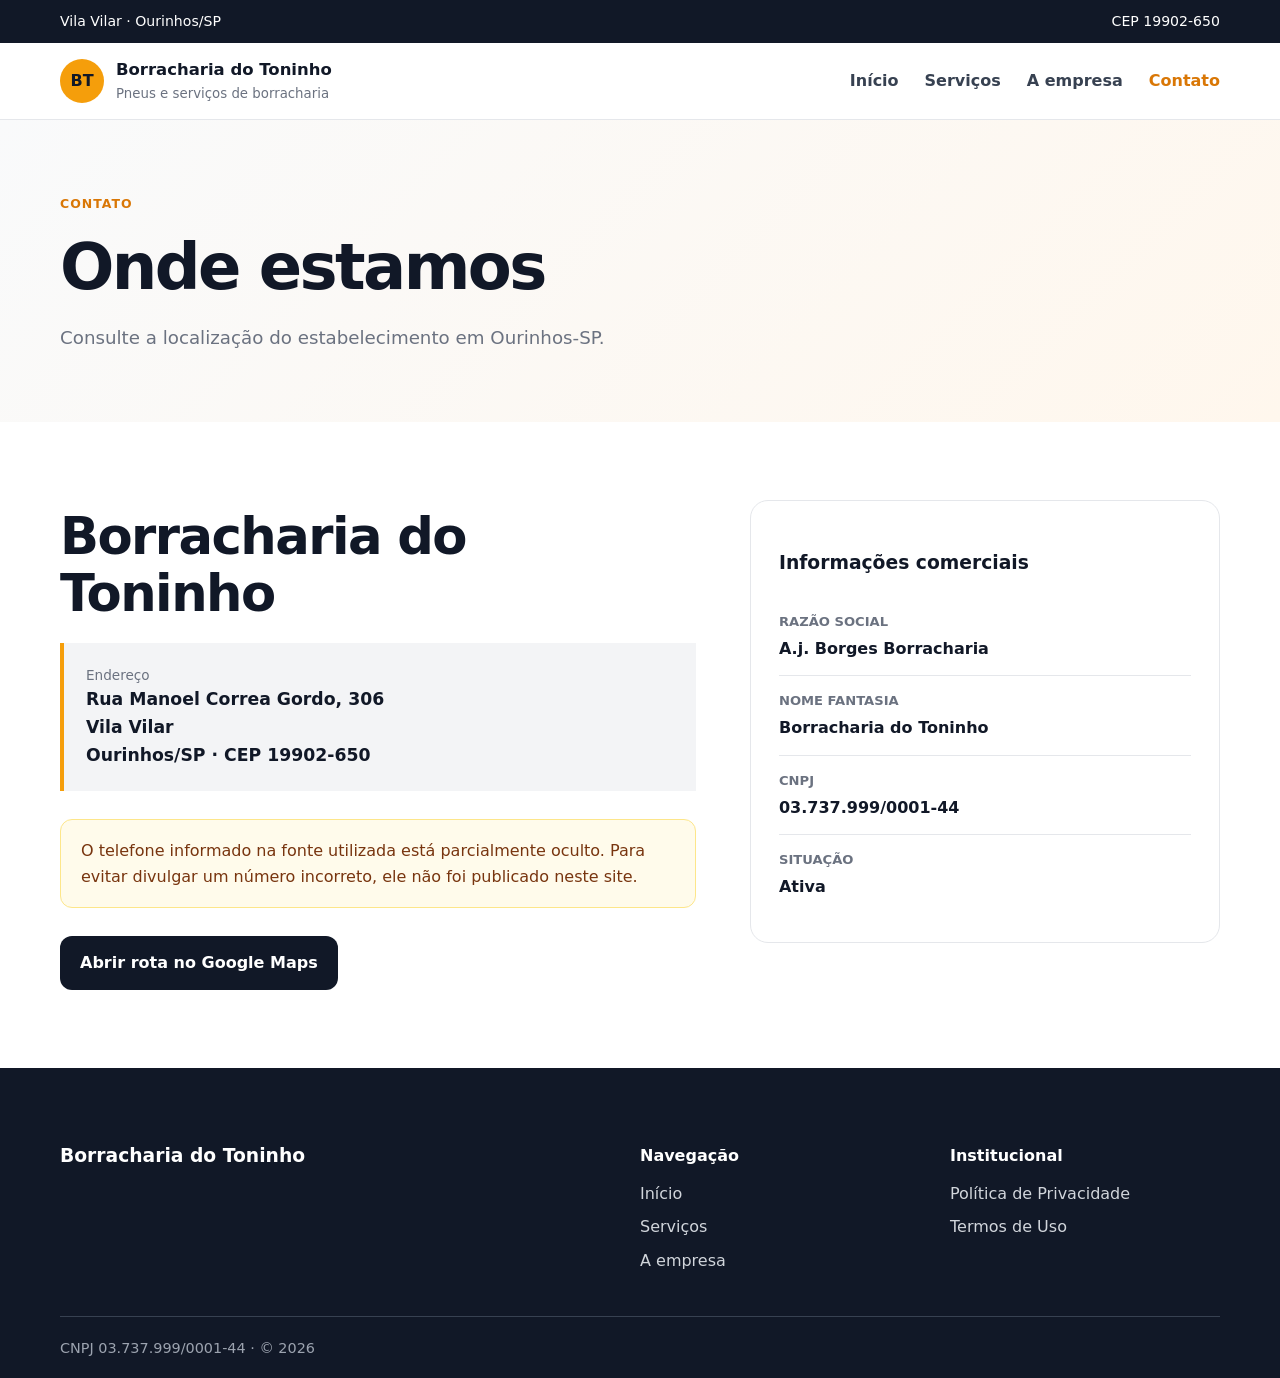
<file: contato.html>
<!DOCTYPE html><html lang="pt-BR"><head><meta charset="utf-8"><meta name="viewport" content="width=device-width,initial-scale=1"><title>Contato e Localização | Borracharia do Toninho</title><meta name="description" content="Localização da Borracharia do Toninho em Ourinhos-SP."><link rel="icon" href="assets/favicon.svg" type="image/svg+xml"><link rel="stylesheet" href="assets/estilo.css"></head><body>
<div class="topbar"><div class="container topbar-inner"><span>Vila Vilar · Ourinhos/SP</span><span>CEP 19902-650</span></div></div><header class="header"><div class="container nav-wrap"><a class="brand" href="index.html"><span class="brand-icon">BT</span><span><strong>Borracharia do Toninho</strong><small>Pneus e serviços de borracharia</small></span></a><button class="menu-btn" aria-label="Abrir menu">☰</button><nav class="nav"><a href="index.html">Início</a><a href="servicos.html">Serviços</a><a href="empresa.html">A empresa</a><a class="active" href="contato.html">Contato</a></nav></div></header>
<main><section class="page-hero"><div class="container"><span class="eyebrow">Contato</span><h1>Onde estamos</h1><p>Consulte a localização do estabelecimento em Ourinhos-SP.</p></div></section>
<section class="section"><div class="container split"><div><h2>Borracharia do Toninho</h2><div class="contact-card"><span>Endereço</span><strong>Rua Manoel Correa Gordo, 306<br>Vila Vilar<br>Ourinhos/SP · CEP 19902-650</strong></div><div class="notice">O telefone informado na fonte utilizada está parcialmente oculto. Para evitar divulgar um número incorreto, ele não foi publicado neste site.</div><a class="btn" target="_blank" rel="noopener" href="https://www.google.com.br/maps/search/Rua%20Manoel%20Correa%20Gordo%20306%20Vila%20Vilar%20Ourinhos%20SP">Abrir rota no Google Maps</a></div><aside class="info-box"><h3>Informações comerciais</h3><dl><div><dt>Razão Social</dt><dd>A.j. Borges Borracharia</dd></div><div><dt>Nome Fantasia</dt><dd>Borracharia do Toninho</dd></div><div><dt>CNPJ</dt><dd>03.737.999/0001-44</dd></div><div><dt>Situação</dt><dd>Ativa</dd></div></dl></aside></div></section></main>
<footer class="footer"><div class="container footer-grid"><div><h3>Borracharia do Toninho</h3></div><div><h4>Navegação</h4><a href="index.html">Início</a><a href="servicos.html">Serviços</a><a href="empresa.html">A empresa</a></div><div><h4>Institucional</h4><a href="politica-de-privacidade.html">Política de Privacidade</a><a href="termos-de-uso.html">Termos de Uso</a></div></div><div class="container footer-bottom">CNPJ 03.737.999/0001-44 · © 2026</div></footer><script src="assets/site.js"></script></body></html>
</file>
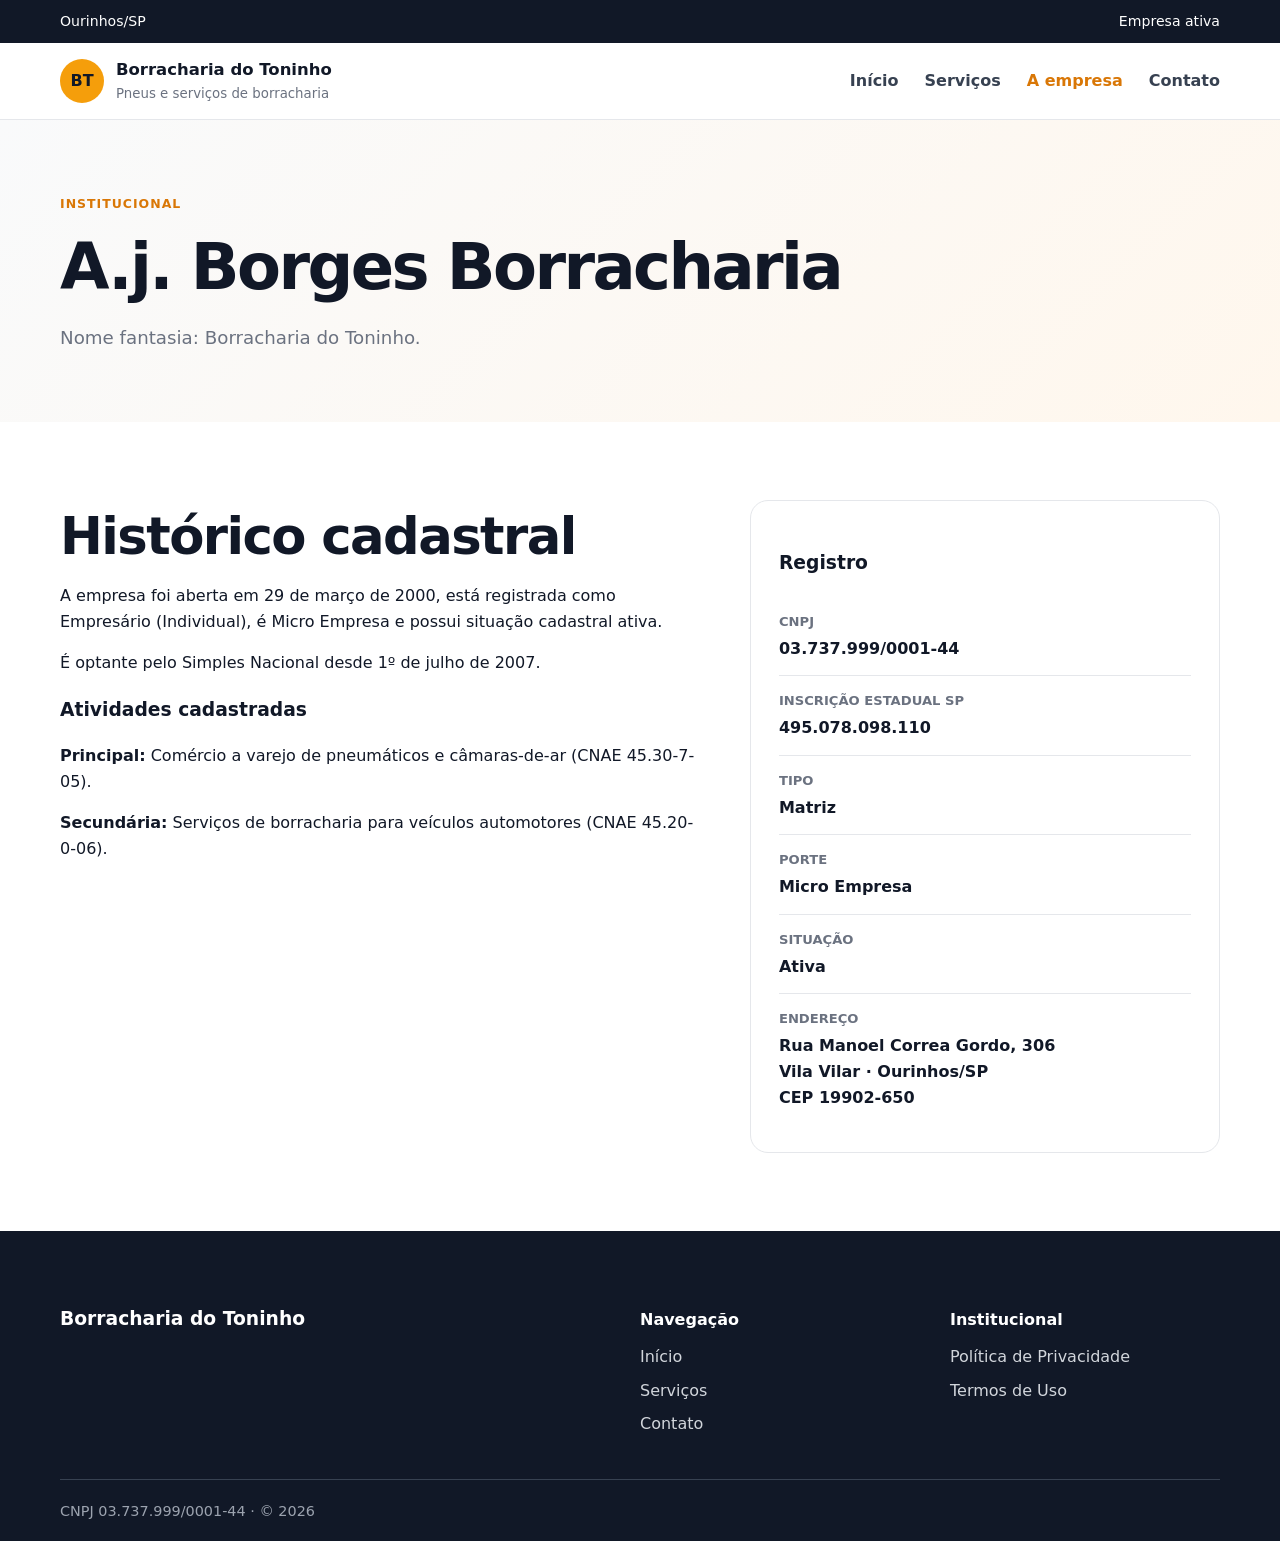
<file: empresa.html>
<!DOCTYPE html><html lang="pt-BR"><head><meta charset="utf-8"><meta name="viewport" content="width=device-width,initial-scale=1"><title>A Empresa | Borracharia do Toninho</title><meta name="description" content="Dados institucionais da A.j. Borges Borracharia, Borracharia do Toninho, em Ourinhos-SP."><link rel="icon" href="assets/favicon.svg" type="image/svg+xml"><link rel="stylesheet" href="assets/estilo.css"></head><body>
<div class="topbar"><div class="container topbar-inner"><span>Ourinhos/SP</span><span>Empresa ativa</span></div></div><header class="header"><div class="container nav-wrap"><a class="brand" href="index.html"><span class="brand-icon">BT</span><span><strong>Borracharia do Toninho</strong><small>Pneus e serviços de borracharia</small></span></a><button class="menu-btn" aria-label="Abrir menu">☰</button><nav class="nav"><a href="index.html">Início</a><a href="servicos.html">Serviços</a><a class="active" href="empresa.html">A empresa</a><a href="contato.html">Contato</a></nav></div></header>
<main><section class="page-hero"><div class="container"><span class="eyebrow">Institucional</span><h1>A.j. Borges Borracharia</h1><p>Nome fantasia: Borracharia do Toninho.</p></div></section>
<section class="section"><div class="container split"><div><h2>Histórico cadastral</h2><p>A empresa foi aberta em 29 de março de 2000, está registrada como Empresário (Individual), é Micro Empresa e possui situação cadastral ativa.</p><p>É optante pelo Simples Nacional desde 1º de julho de 2007.</p><h3>Atividades cadastradas</h3><p><strong>Principal:</strong> Comércio a varejo de pneumáticos e câmaras-de-ar (CNAE 45.30-7-05).</p><p><strong>Secundária:</strong> Serviços de borracharia para veículos automotores (CNAE 45.20-0-06).</p></div>
<aside class="info-box"><h3>Registro</h3><dl><div><dt>CNPJ</dt><dd>03.737.999/0001-44</dd></div><div><dt>Inscrição Estadual SP</dt><dd>495.078.098.110</dd></div><div><dt>Tipo</dt><dd>Matriz</dd></div><div><dt>Porte</dt><dd>Micro Empresa</dd></div><div><dt>Situação</dt><dd>Ativa</dd></div><div><dt>Endereço</dt><dd>Rua Manoel Correa Gordo, 306<br>Vila Vilar · Ourinhos/SP<br>CEP 19902-650</dd></div></dl></aside></div></section></main>
<footer class="footer"><div class="container footer-grid"><div><h3>Borracharia do Toninho</h3></div><div><h4>Navegação</h4><a href="index.html">Início</a><a href="servicos.html">Serviços</a><a href="contato.html">Contato</a></div><div><h4>Institucional</h4><a href="politica-de-privacidade.html">Política de Privacidade</a><a href="termos-de-uso.html">Termos de Uso</a></div></div><div class="container footer-bottom">CNPJ 03.737.999/0001-44 · © 2026</div></footer><script src="assets/site.js"></script></body></html>
</file>
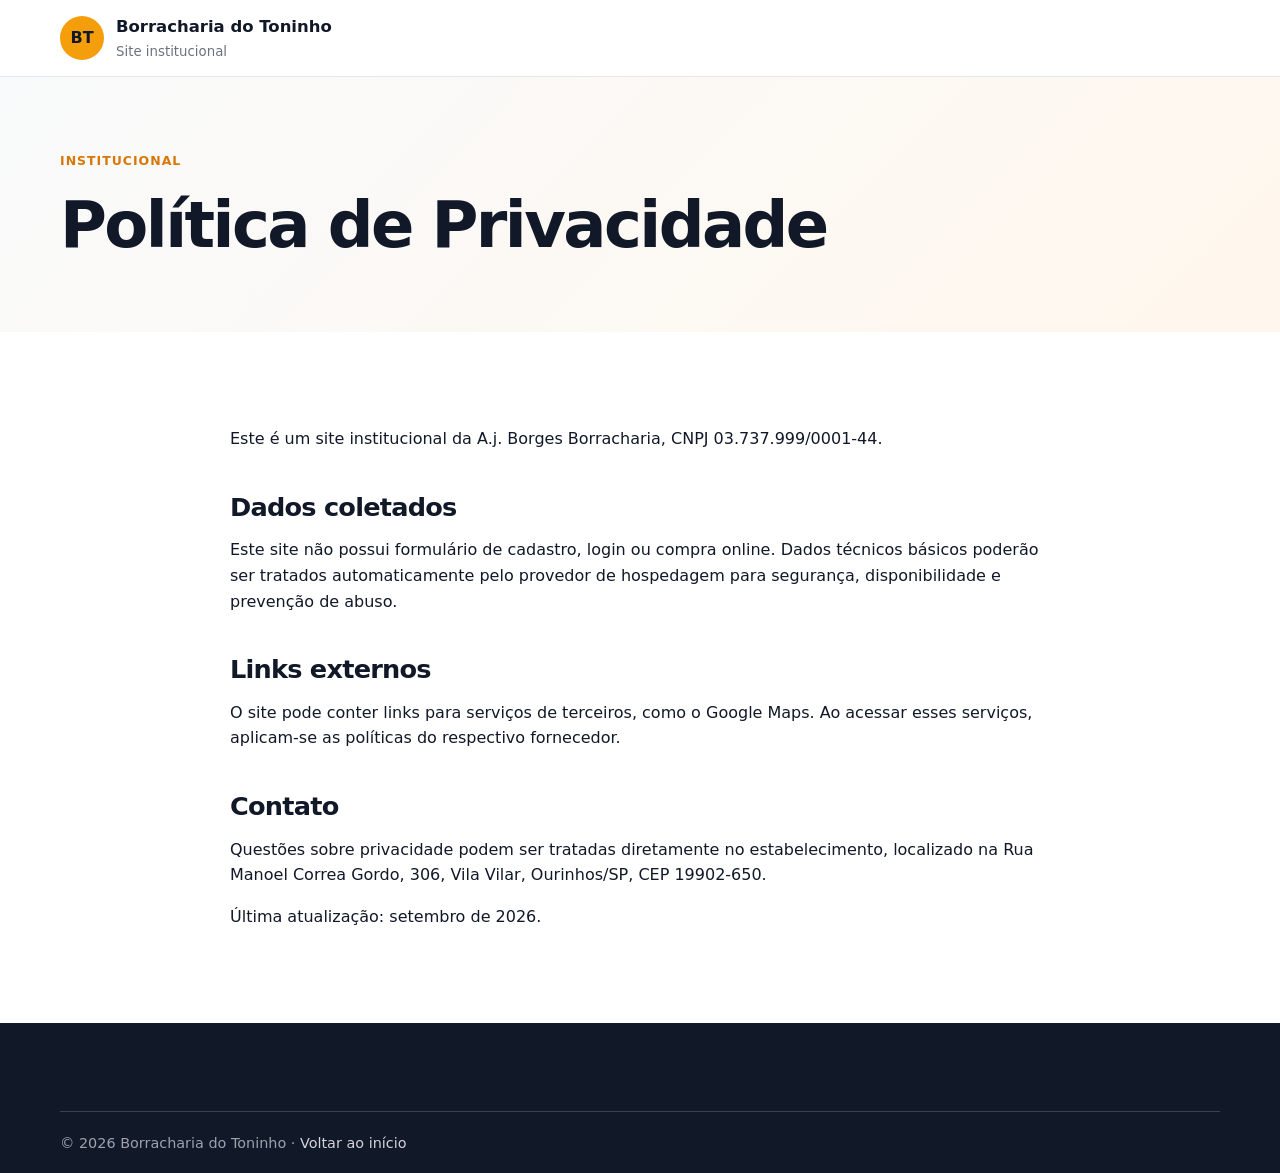
<file: politica-de-privacidade.html>
<!DOCTYPE html><html lang="pt-BR"><head><meta charset="utf-8"><meta name="viewport" content="width=device-width,initial-scale=1"><title>Política de Privacidade | Borracharia do Toninho</title><link rel="stylesheet" href="assets/estilo.css"><link rel="icon" href="assets/favicon.svg" type="image/svg+xml"></head><body><header class="header"><div class="container nav-wrap"><a class="brand" href="index.html"><span class="brand-icon">BT</span><span><strong>Borracharia do Toninho</strong><small>Site institucional</small></span></a></div></header><main><section class="page-hero"><div class="container"><span class="eyebrow">Institucional</span><h1>Política de Privacidade</h1></div></section><section class="section"><div class="container legal"><p>Este é um site institucional da A.j. Borges Borracharia, CNPJ 03.737.999/0001-44.</p><h2>Dados coletados</h2><p>Este site não possui formulário de cadastro, login ou compra online. Dados técnicos básicos poderão ser tratados automaticamente pelo provedor de hospedagem para segurança, disponibilidade e prevenção de abuso.</p><h2>Links externos</h2><p>O site pode conter links para serviços de terceiros, como o Google Maps. Ao acessar esses serviços, aplicam-se as políticas do respectivo fornecedor.</p><h2>Contato</h2><p>Questões sobre privacidade podem ser tratadas diretamente no estabelecimento, localizado na Rua Manoel Correa Gordo, 306, Vila Vilar, Ourinhos/SP, CEP 19902-650.</p><p>Última atualização: setembro de 2026.</p></div></section></main><footer class="footer"><div class="container footer-bottom">© 2026 Borracharia do Toninho · <a href="index.html">Voltar ao início</a></div></footer></body></html>
</file>
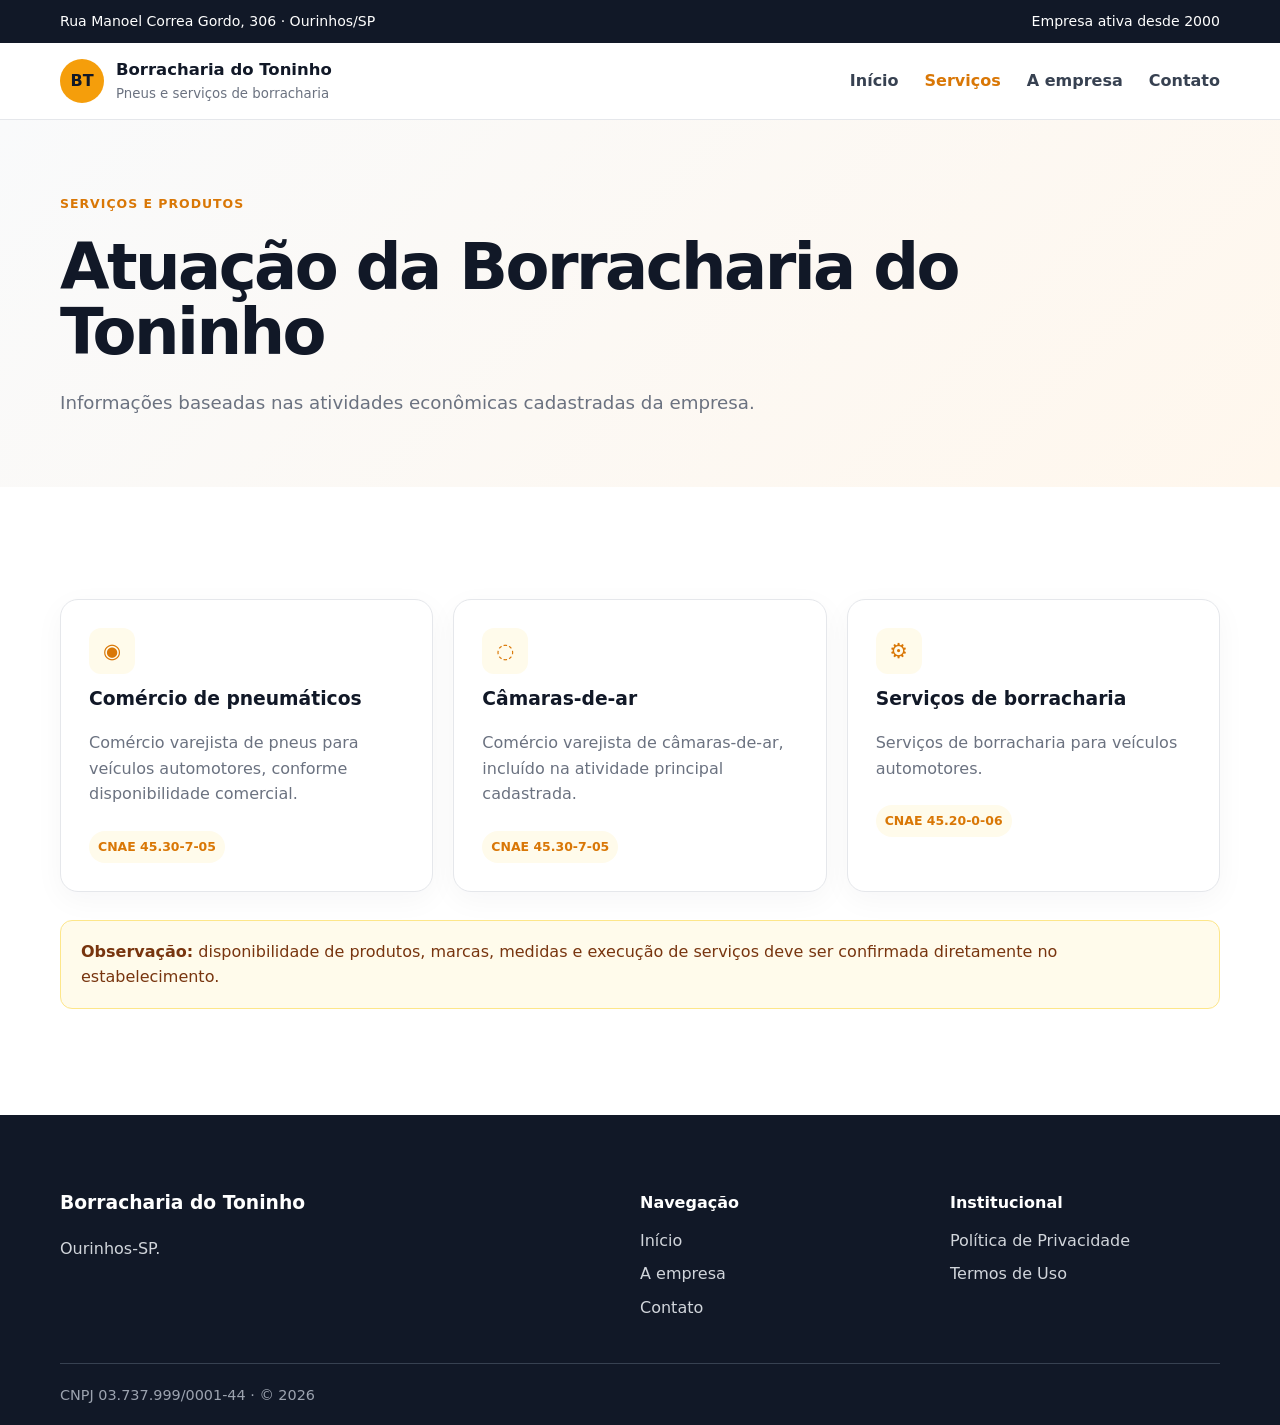
<file: servicos.html>
<!DOCTYPE html><html lang="pt-BR"><head><meta charset="utf-8"><meta name="viewport" content="width=device-width,initial-scale=1"><title>Serviços | Borracharia do Toninho</title><meta name="description" content="Pneus, câmaras-de-ar e serviços de borracharia em Ourinhos-SP."><link rel="icon" href="assets/favicon.svg" type="image/svg+xml"><link rel="stylesheet" href="assets/estilo.css"></head><body>
<div class="topbar"><div class="container topbar-inner"><span>Rua Manoel Correa Gordo, 306 · Ourinhos/SP</span><span>Empresa ativa desde 2000</span></div></div>
<header class="header"><div class="container nav-wrap"><a class="brand" href="index.html"><span class="brand-icon">BT</span><span><strong>Borracharia do Toninho</strong><small>Pneus e serviços de borracharia</small></span></a><button class="menu-btn" aria-label="Abrir menu">☰</button><nav class="nav"><a href="index.html">Início</a><a class="active" href="servicos.html">Serviços</a><a href="empresa.html">A empresa</a><a href="contato.html">Contato</a></nav></div></header>
<main><section class="page-hero"><div class="container"><span class="eyebrow">Serviços e produtos</span><h1>Atuação da Borracharia do Toninho</h1><p>Informações baseadas nas atividades econômicas cadastradas da empresa.</p></div></section>
<section class="section"><div class="container"><div class="cards">
<article class="card"><div class="icon">◉</div><h3>Comércio de pneumáticos</h3><p>Comércio varejista de pneus para veículos automotores, conforme disponibilidade comercial.</p><span class="code">CNAE 45.30-7-05</span></article>
<article class="card"><div class="icon">◌</div><h3>Câmaras-de-ar</h3><p>Comércio varejista de câmaras-de-ar, incluído na atividade principal cadastrada.</p><span class="code">CNAE 45.30-7-05</span></article>
<article class="card"><div class="icon">⚙</div><h3>Serviços de borracharia</h3><p>Serviços de borracharia para veículos automotores.</p><span class="code">CNAE 45.20-0-06</span></article>
</div>
<div class="notice"><strong>Observação:</strong> disponibilidade de produtos, marcas, medidas e execução de serviços deve ser confirmada diretamente no estabelecimento.</div>
</div></section></main>
<footer class="footer"><div class="container footer-grid"><div><h3>Borracharia do Toninho</h3><p>Ourinhos-SP.</p></div><div><h4>Navegação</h4><a href="index.html">Início</a><a href="empresa.html">A empresa</a><a href="contato.html">Contato</a></div><div><h4>Institucional</h4><a href="politica-de-privacidade.html">Política de Privacidade</a><a href="termos-de-uso.html">Termos de Uso</a></div></div><div class="container footer-bottom">CNPJ 03.737.999/0001-44 · © 2026</div></footer><script src="assets/site.js"></script></body></html>
</file>
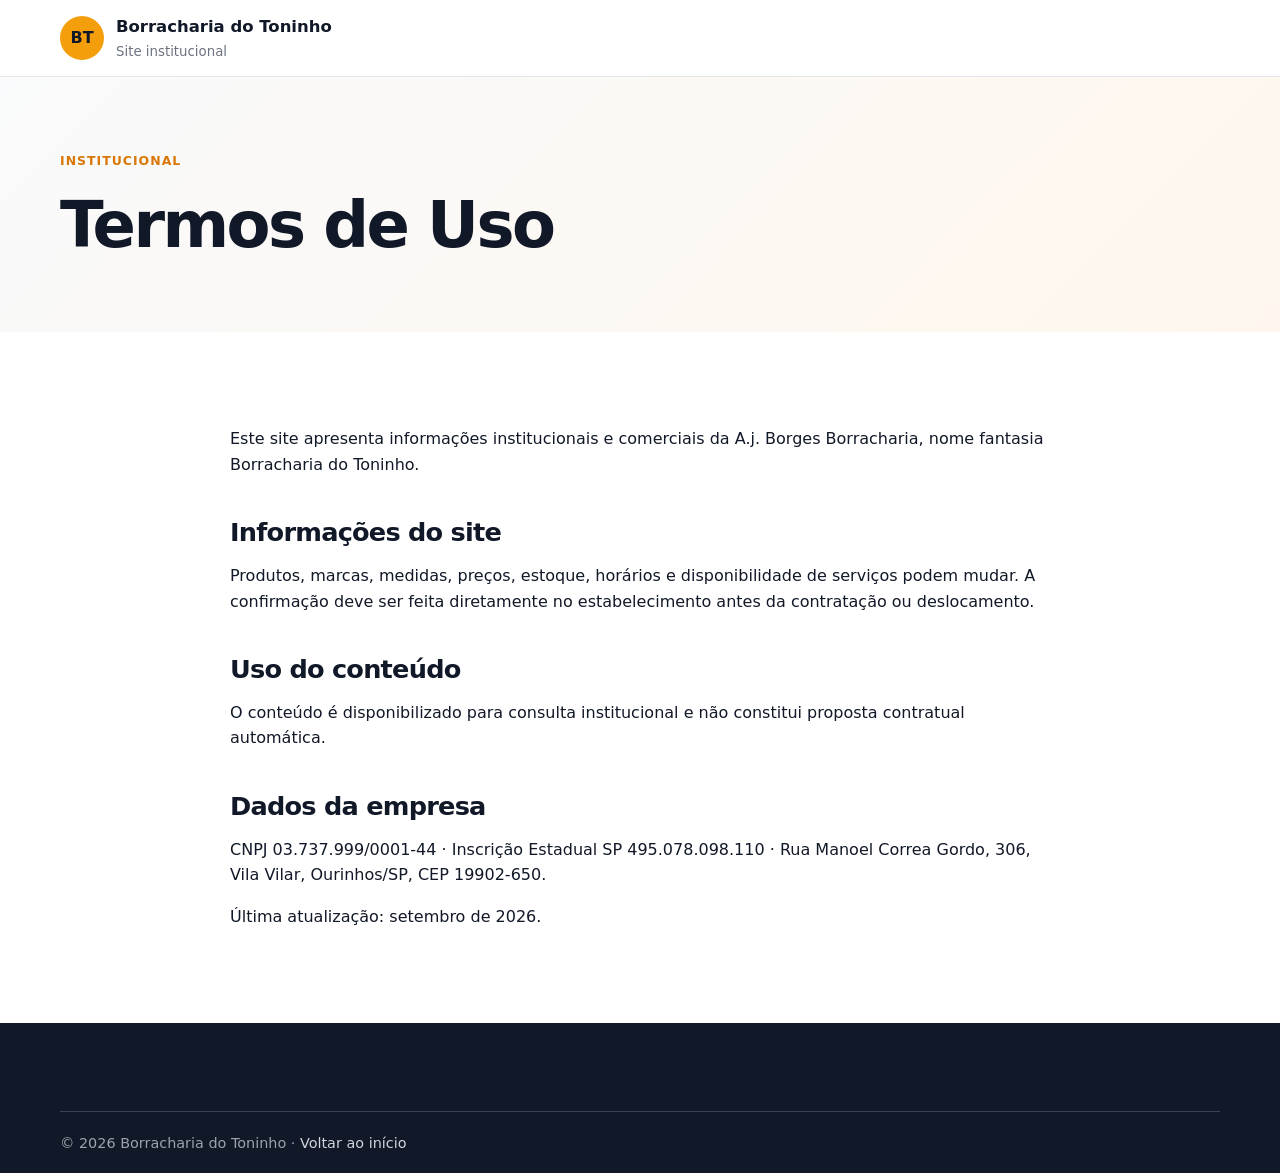
<file: termos-de-uso.html>
<!DOCTYPE html><html lang="pt-BR"><head><meta charset="utf-8"><meta name="viewport" content="width=device-width,initial-scale=1"><title>Termos de Uso | Borracharia do Toninho</title><link rel="stylesheet" href="assets/estilo.css"><link rel="icon" href="assets/favicon.svg" type="image/svg+xml"></head><body><header class="header"><div class="container nav-wrap"><a class="brand" href="index.html"><span class="brand-icon">BT</span><span><strong>Borracharia do Toninho</strong><small>Site institucional</small></span></a></div></header><main><section class="page-hero"><div class="container"><span class="eyebrow">Institucional</span><h1>Termos de Uso</h1></div></section><section class="section"><div class="container legal"><p>Este site apresenta informações institucionais e comerciais da A.j. Borges Borracharia, nome fantasia Borracharia do Toninho.</p><h2>Informações do site</h2><p>Produtos, marcas, medidas, preços, estoque, horários e disponibilidade de serviços podem mudar. A confirmação deve ser feita diretamente no estabelecimento antes da contratação ou deslocamento.</p><h2>Uso do conteúdo</h2><p>O conteúdo é disponibilizado para consulta institucional e não constitui proposta contratual automática.</p><h2>Dados da empresa</h2><p>CNPJ 03.737.999/0001-44 · Inscrição Estadual SP 495.078.098.110 · Rua Manoel Correa Gordo, 306, Vila Vilar, Ourinhos/SP, CEP 19902-650.</p><p>Última atualização: setembro de 2026.</p></div></section></main><footer class="footer"><div class="container footer-bottom">© 2026 Borracharia do Toninho · <a href="index.html">Voltar ao início</a></div></footer></body></html>
</file>
<file: assets/estilo.css>
:root{--ink:#111827;--muted:#6b7280;--bg:#fff;--soft:#f3f4f6;--accent:#f59e0b;--accent2:#d97706;--line:#e5e7eb;--max:1160px;--radius:18px}*{box-sizing:border-box}html{scroll-behavior:smooth}body{margin:0;font-family:Inter,ui-sans-serif,system-ui,-apple-system,BlinkMacSystemFont,"Segoe UI",sans-serif;color:var(--ink);background:var(--bg);line-height:1.6}a{color:inherit;text-decoration:none}.container{width:min(var(--max),calc(100% - 40px));margin:auto}.topbar{background:var(--ink);color:#fff;font-size:.88rem}.topbar-inner{display:flex;justify-content:space-between;gap:20px;padding:10px 0}.header{position:sticky;top:0;z-index:20;background:rgba(255,255,255,.96);border-bottom:1px solid var(--line);backdrop-filter:blur(10px)}.nav-wrap{display:flex;align-items:center;justify-content:space-between;min-height:76px;gap:24px}.brand{display:flex;align-items:center;gap:12px}.brand-icon{display:grid;place-items:center;width:44px;height:44px;border-radius:50%;background:var(--accent);color:var(--ink);font-weight:900}.brand strong{display:block;font-size:1.03rem}.brand small{display:block;color:var(--muted)}.nav{display:flex;align-items:center;gap:26px}.nav a{font-weight:700;color:#374151}.nav a:hover,.nav .active{color:var(--accent2)}.menu-btn{display:none;border:0;background:var(--soft);font-size:1.4rem;padding:8px 12px;border-radius:10px}.hero{background:linear-gradient(135deg,#fff 0%,#f9fafb 55%,#fff7ed 100%);padding:86px 0 70px}.hero-grid{display:grid;grid-template-columns:1.2fr .8fr;align-items:center;gap:70px}.eyebrow{display:inline-block;font-weight:800;letter-spacing:.08em;text-transform:uppercase;font-size:.78rem;color:var(--accent2);margin-bottom:12px}.hero h1,.page-hero h1{font-size:clamp(2.4rem,6vw,4.8rem);line-height:1.02;margin:.15em 0 .35em;letter-spacing:-.04em}.hero p,.page-hero p,.lead{font-size:1.14rem;color:var(--muted);max-width:760px}.actions{display:flex;gap:12px;flex-wrap:wrap;margin:30px 0}.btn{display:inline-flex;align-items:center;justify-content:center;background:var(--ink);color:#fff;font-weight:800;padding:14px 20px;border-radius:12px;transition:.2s}.btn:hover{transform:translateY(-1px);background:#000}.btn-outline{background:transparent;color:var(--ink);border:1px solid var(--ink)}.trust-row{display:flex;gap:18px;flex-wrap:wrap;color:#4b5563;font-weight:700}.trust-row span{padding-left:18px;position:relative}.trust-row span:before{content:"";position:absolute;left:0;top:.62em;width:7px;height:7px;background:var(--accent);border-radius:50%}.hero-art{max-width:430px;justify-self:end}.stats{border-top:1px solid var(--line);border-bottom:1px solid var(--line)}.stats-grid{display:grid;grid-template-columns:repeat(4,1fr)}.stats-grid>div{padding:25px;border-right:1px solid var(--line)}.stats-grid>div:last-child{border-right:0}.stats strong{display:block;font-size:1.15rem}.stats span{color:var(--muted);font-size:.92rem}.section{padding:78px 0}.section.alt{background:var(--soft)}.section h2{font-size:clamp(2rem,4vw,3.2rem);line-height:1.12;margin:.15em 0 .35em;letter-spacing:-.03em}.cards{display:grid;grid-template-columns:repeat(3,1fr);gap:20px;margin-top:34px}.card{border:1px solid var(--line);border-radius:var(--radius);padding:28px;background:#fff;box-shadow:0 8px 30px rgba(17,24,39,.04)}.card h3{margin:.6rem 0 .4rem}.card p{color:var(--muted)}.icon{width:46px;height:46px;display:grid;place-items:center;border-radius:12px;background:#fffbeb;color:var(--accent2);font-size:1.3rem;font-weight:900}.code{display:inline-block;margin-top:8px;font-size:.78rem;font-weight:800;color:var(--accent2);background:#fffbeb;padding:6px 9px;border-radius:999px}.split{display:grid;grid-template-columns:1.15fr .85fr;gap:54px;align-items:start}.info-box{background:#fff;border:1px solid var(--line);border-radius:var(--radius);padding:28px}.info-box dl{margin:0}.info-box dl div{padding:14px 0;border-bottom:1px solid var(--line)}.info-box dl div:last-child{border-bottom:0}.info-box dt{font-size:.82rem;color:var(--muted);font-weight:800;text-transform:uppercase}.info-box dd{margin:4px 0 0;font-weight:700}.text-link{font-weight:800;color:var(--accent2)}.cta{display:flex;align-items:center;justify-content:space-between;gap:30px;border:1px solid var(--line);border-radius:var(--radius);padding:34px;background:#fffaf0}.page-hero{padding:70px 0 52px;background:linear-gradient(135deg,#f9fafb,#fff7ed)}.page-hero h1{font-size:clamp(2.2rem,5vw,4rem)}.notice{margin:28px 0;padding:18px 20px;background:#fffbeb;border:1px solid #fde68a;border-radius:12px;color:#78350f}.contact-card{padding:22px;border-left:4px solid var(--accent);background:var(--soft);margin:20px 0}.contact-card span{display:block;color:var(--muted);font-size:.85rem}.contact-card strong{font-size:1.08rem}.legal{max-width:820px}.legal h2{font-size:1.6rem;margin-top:1.6em}.footer{background:var(--ink);color:#fff;padding:54px 0 18px}.footer-grid{display:grid;grid-template-columns:2fr 1fr 1fr;gap:40px}.footer p{color:#d1d5db}.footer h4{margin-bottom:12px}.footer a{display:block;color:#d1d5db;margin:8px 0}.footer a:hover{color:#fff}.footer-bottom{border-top:1px solid #374151;margin-top:34px;padding-top:20px;color:#9ca3af;font-size:.9rem}.footer-bottom a{display:inline}.footer-bottom a:hover{color:#fff}@media(max-width:820px){.topbar-inner{display:block;text-align:center}.topbar-inner span{display:block}.menu-btn{display:block}.nav{display:none;position:absolute;top:76px;left:20px;right:20px;background:#fff;border:1px solid var(--line);border-radius:14px;padding:14px;box-shadow:0 18px 40px rgba(0,0,0,.12);flex-direction:column;align-items:stretch}.nav.open{display:flex}.hero{padding-top:58px}.hero-grid,.split{grid-template-columns:1fr}.hero-art{justify-self:center;max-width:320px;order:-1}.stats-grid{grid-template-columns:1fr 1fr}.stats-grid>div{border-bottom:1px solid var(--line)}.cards{grid-template-columns:1fr}.cta{align-items:flex-start;flex-direction:column}.footer-grid{grid-template-columns:1fr}.brand small{display:none}}@media(max-width:520px){.container{width:min(var(--max),calc(100% - 28px))}.stats-grid{grid-template-columns:1fr}.stats-grid>div{border-right:0}.hero h1{font-size:2.55rem}.section{padding:58px 0}}
</file>
